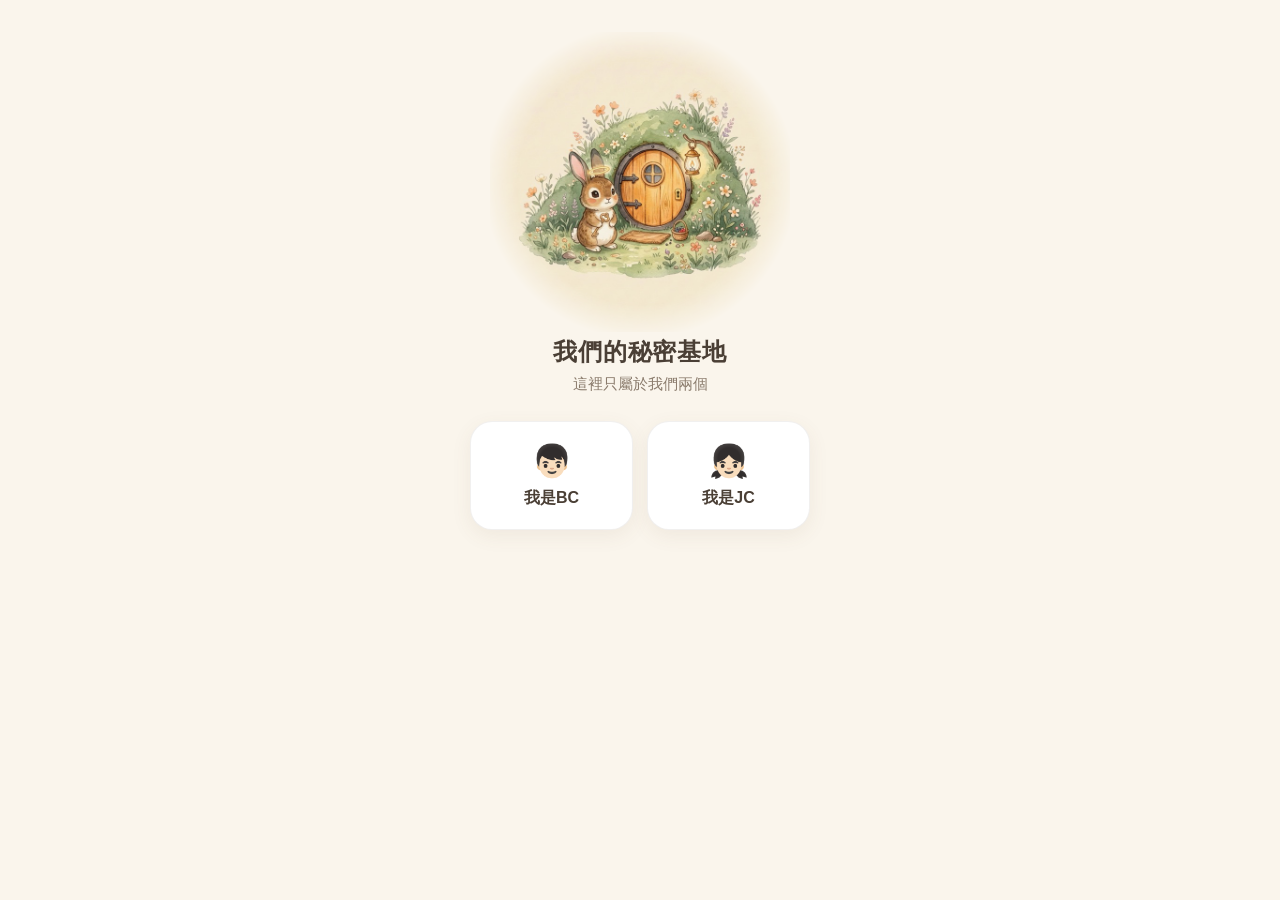
<file: index.html>
<!DOCTYPE html>
<html lang="zh-TW">
<head>
    <meta charset="UTF-8">
    <meta name="viewport" content="width=device-width, initial-scale=1.0, viewport-fit=cover, user-scalable=no">

    <!-- iOS 加到主畫面後以全螢幕 App 開啟 -->
    <meta name="apple-mobile-web-app-capable" content="yes">
    <meta name="mobile-web-app-capable" content="yes">
    <meta name="apple-mobile-web-app-status-bar-style" content="default">
    <meta name="apple-mobile-web-app-title" content="秘密基地">

    <link rel="apple-touch-icon" href="images/IMG_4011-icon-1024.png">
    <link rel="icon" href="images/IMG_4011-icon-1024.png" sizes="1024x1024" type="image/png">
    <link rel="manifest" href="manifest.json">
    <meta name="theme-color" content="#FAF5EC">

    <title>我們的秘密基地</title>
    <link rel="stylesheet" href="css/app.css?v=6">
</head>
<body>

    <!-- ===================== 解鎖畫面 ===================== -->
    <section id="lockScreen" class="lock" hidden>
        <img class="art lock-art" src="images/art/lock-door.jpg" alt="">
        <h1 data-bind="baseName">我們的秘密基地</h1>
        <p class="lock-sub">這裡只屬於我們兩個</p>

        <!-- 第一步：選你是誰 -->
        <div id="whoStep" class="who-list"></div>

        <!-- 第二步：輸入密碼 -->
        <div id="pinStep" class="pin-step" hidden>
            <p class="pin-who">嗨 <b id="pinWhoName"></b>，輸入你的密碼</p>
            <div class="pin-dots" id="pinDots"></div>
            <p class="pin-msg" id="pinMsg"></p>
            <div class="keypad" id="keypad"></div>
        </div>
    </section>

    <!-- ===================== 主畫面 ===================== -->
    <div id="app" hidden>
        <div id="inappToast" class="inapp-toast"></div>
        <main class="app-main">

            <!-- 首頁 -->
            <section class="view" data-view="home">
                <div class="topbar">
                    <div>
                        <p class="greet" id="greet">嗨</p>
                        <h1 class="title" data-bind="baseName">我們的秘密基地</h1>
                    </div>
                    <div style="display:flex; align-items:center; gap:8px;">
                        <button class="chip-btn" id="notifBellBtn" type="button" title="開啟手機推播通知" style="padding:6px 10px; font-size:0.8rem;">🔔 通知</button>
                        <button class="chip-btn" id="switchUserBtn" type="button">換人登入</button>
                    </div>
                </div>

                <div class="hero">
                    <img class="art hero-art" src="images/art/hero-island.jpg" alt="兔兔守護的小屋">
                </div>
                <div class="days">
                    <div class="days-label">我們在一起的第</div>
                    <div class="days-num"><span id="daysNum">0</span> <small style="font-size:1rem">天</small></div>
                    <div class="days-since" id="daysSince"></div>
                </div>

                <button class="card secret-card" type="button" data-go="secret">
                    <div class="card-head">
                        <span class="tag pink">今日秘密</span>
                        <span class="card-meta" id="homeSecretStatus">今日秘密</span>
                    </div>
                    <p class="secret-q" id="homeSecretQ">點此查看今日秘密</p>
                </button>

                <div class="entry-grid">
                    <button class="entry" type="button" data-go="lists" data-list="todo">
                        <span class="entry-icon">💡</span>
                        <span class="entry-name">想一起做的事</span>
                        <span class="entry-desc" id="homeTodoDesc">專屬願望清單</span>
                    </button>
                    <button class="entry" type="button" data-go="shop">
                        <span class="entry-icon">🛒</span>
                        <span class="entry-name">兔兔願望市集</span>
                        <span class="entry-desc" id="homeShopDesc">特權卡券＆甜蜜集點 🐰</span>
                    </button>
                    <a class="entry wide" href="bunny.html">
                        <span class="entry-icon">🌈</span>
                        <span>
                            <span class="entry-name" style="display:block"><span data-bind="bunnyName">兔兔</span>的彩虹小房間</span>
                            <span class="entry-desc">照片、音樂和信箱都在這裡，想牠的時候就來坐坐</span>
                        </span>
                    </a>
                </div>
            </section>

            <!-- 交換秘密（第二階段） -->
            <section class="view" data-view="secret" hidden>
                <div class="topbar">
                    <div>
                        <p class="greet">每天一題，回答後才能看到對方的答案</p>
                        <h1 class="title">交換秘密</h1>
                    </div>
                </div>
                
                <div id="secretLoading" class="soon" hidden>
                    <img class="art" src="images/art/bunny-messenger.jpg" alt="">
                    <h2 style="font-size: 1.1rem; color: var(--ink-soft)">載入中...</h2>
                </div>

                <div id="secretContent" class="secret-container">
                    <div class="secret-header">
                        <div class="secret-date-row">
                            <span class="secret-date" id="secretDate"></span>
                            <span class="secret-badge" id="secretBadge">🌟 今日秘密</span>
                        </div>
                        <h2 class="secret-question" id="secretQ"></h2>
                    </div>
                    
                    <div class="answers-area">
                        <div id="myAnswerSection"></div>
                        <div id="partnerAnswerSection"></div>
                    </div>
                </div>

                <!-- 秘密時光回憶錄 -->
                <div class="history-section">
                    <div class="history-header">
                        <h3 class="history-title">📖 秘密時光回憶錄 <span class="history-count" id="historyCount"></span></h3>
                    </div>
                    <div id="secretHistoryWrap" class="history-wrap">
                        <div id="secretHistoryList" class="history-list"></div>
                    </div>
                </div>
            </section>

            <!-- 清單（第三階段）：盲盒抽卡與約會清單 -->
            <section class="view" data-view="lists" hidden>
                <div class="topbar">
                    <div>
                        <p class="greet">專屬情侶的心動抽卡機</p>
                        <h1 class="title">約會計畫</h1>
                    </div>
                </div>
                
                <div class="list-tabs">
                    <button class="list-tab active" data-list-type="gacha">🃏 心動抽卡</button>
                    <button class="list-tab" data-list-type="matches">📅 約會清單 <span id="matchesTabCount" style="font-size:0.75rem; background:var(--pink); color:#fff; padding:2px 7px; border-radius:10px; margin-left:4px; font-weight:bold;"></span></button>
                </div>
                
                <div id="listLoading" class="soon" hidden>
                    <p style="color: var(--ink-soft); margin-top: 2rem;">載入中...</p>
                </div>

                <div id="listContent" class="list-container">
                    <!-- Gacha View -->
                    <div id="gachaView">
                        <div id="gachaAllDoneBanner" class="gacha-all-done-banner" hidden>
                            🎉 今天的 4 個主題都翻完囉！明天再來抽新驚喜～
                        </div>
                        <div id="categorySelector">
                            <h2 style="font-size:1.1rem; margin-bottom:8px;">今天想翻哪一種牌子？</h2>
                            <p style="font-size:0.9rem; color:var(--ink-soft); margin-bottom:20px;">選一個類別，看看會抽出什麼任務</p>
                            <div style="display:grid; grid-template-columns:1fr 1fr; gap:16px;">
                                <button class="btn secondary" data-cat="daily" style="padding:20px;">🛋️ 日常</button>
                                <button class="btn secondary" data-cat="travel" style="padding:20px;">✈️ 旅行</button>
                                <button class="btn secondary" data-cat="food" style="padding:20px;">🥩 美食</button>
                                <button class="btn secondary" data-cat="crazy" style="padding:20px;">🎢 瘋狂</button>
                            </div>
                        </div>

                        <div id="swipeArea" style="display:none; text-align:center;">
                            <div id="cardDeck" style="background:#FFF; border:1px solid var(--border); border-radius:16px; padding:40px 20px; box-shadow:var(--shadow); margin:20px 0; min-height:180px; display:flex; align-items:center; justify-content:center; font-size:1.1rem; line-height:1.6; font-weight:bold; color:var(--ink);">
                                <!-- Card content -->
                            </div>
                            <div style="display:flex; justify-content:center; gap:20px;">
                                <button id="btnPass" class="btn secondary" style="flex:1;">❌ 先不要</button>
                                <button id="btnLike" class="btn primary" style="flex:1;">❤️ 想一起</button>
                            </div>
                        </div>

                        <div id="swipeDone" style="display:none; text-align:center; padding:40px 0;">
                            <h3 style="margin-bottom:8px;" id="swipeDoneTitle">今天的牌子翻完囉！</h3>
                            <p style="color:var(--ink-soft); font-size:0.9rem; margin-bottom:20px;" id="swipeDoneDesc">換個類別繼續抽，或是去約會清單看看</p>
                            <button class="btn primary" id="btnResetGacha">返回主題選單</button>
                        </div>
                    </div>

                    <!-- Matches View -->
                    <div id="matchesView" hidden>
                        <div id="matchesList" style="display:flex; flex-direction:column; gap:12px;"></div>
                        <div id="matchesEmpty" style="display:none; text-align:center; padding:40px 0; color:var(--ink-soft);">
                            還沒有配對成功的事情喔！<br>快去抽卡看看吧～
                        </div>
                    </div>
                </div>
            </section>

            <!-- 兔兔願望市集（卡券與點數商城） -->
            <section class="view" data-view="shop" hidden>
                <div class="topbar">
                    <div>
                        <h1 class="title">兔兔願望市集</h1>
                    </div>
                    <div style="display:flex; align-items:center; gap:8px;">
                        <div class="shop-coin-pill" id="shopCoinBadge" style="display:flex; align-items:center; gap:6px; background:linear-gradient(135deg, #FFF0F5, #FFE4E1); border:1.5px solid var(--pink); border-radius:20px; padding:5px 12px; font-weight:bold; color:var(--ink); box-shadow:0 2px 8px rgba(255,107,139,0.15);">
                            <span style="font-size:1.05rem;">🐰</span>
                            <span id="shopCoinAmount" style="font-size:1rem; color:var(--pink); font-weight:800;">100</span>
                            <span style="font-size:0.75rem; color:var(--ink-soft);">幣</span>
                        </div>
                        <button type="button" id="topbarRewardBtn" class="shop-topbar-gift-btn" title="犒賞另一半">
                            <span>🎁</span>
                            <span>打賞</span>
                        </button>
                    </div>
                </div>

                <!-- 待履行通知橫幅（若對方出示了卡券，等待我來履行） -->
                <div id="partnerPendingBanner" class="pending-notice-banner" hidden style="background:linear-gradient(135deg, #FFF3CD, #FFEAA7); border:1px solid #FFE082; border-radius:16px; padding:12px 16px; margin-bottom:16px; display:flex; align-items:center; justify-content:space-between; box-shadow:0 2px 8px rgba(0,0,0,0.05);">
                    <div style="display:flex; align-items:center; gap:10px;">
                        <span style="font-size:1.5rem;">💌</span>
                        <div>
                            <strong id="pendingBannerTitle" style="display:block; font-size:0.95rem; color:#856404;">對方出示了特權券！</strong>
                            <span id="pendingBannerDesc" style="font-size:0.8rem; color:#856404;">等待你來確認履行喔 ⏳</span>
                        </div>
                    </div>
                    <button type="button" class="btn primary" id="openPendingModalBtn" style="font-size:0.8rem; padding:6px 12px; border-radius:12px;">查看履約</button>
                </div>

                <!-- 商城分頁切換（單排極簡 iOS 風格） -->
                <div class="list-tabs" style="margin-bottom:14px;">
                    <button class="list-tab active" data-shop-tab="market">🛒 願望市集</button>
                    <button class="list-tab" data-shop-tab="backpack">🎒 我的卡包 <span id="myCouponsCount" style="font-size:0.75rem; background:var(--pink); color:#fff; padding:2px 7px; border-radius:10px; margin-left:4px; font-weight:bold;"></span></button>
                    <button class="list-tab" data-shop-tab="praises">💌 打賞紀錄</button>
                </div>

                <!-- 1. 願望市集內容 -->
                <div id="shopMarketView">
                    <div id="shopCouponsList" class="coupons-grid" style="display:grid; grid-template-columns:1fr; gap:12px;"></div>
                </div>

                <!-- 2. 我的卡包內容 -->
                <div id="shopBackpackView" hidden>
                    <div id="backpackEmpty" class="soon" style="padding:40px 20px; text-align:center; display:none;">
                        <span style="font-size:3rem; display:block; margin-bottom:8px;">🎒</span>
                        <h3 style="font-size:1.05rem; color:var(--ink-soft); margin-bottom:6px;">卡包空空如也</h3>
                        <p style="font-size:0.85rem; color:var(--ink-soft); margin-bottom:14px;">快去市集用兔兔幣兌換你想要的特權券吧！</p>
                        <button type="button" class="btn primary" id="goToMarketBtn" style="font-size:0.85rem; padding:8px 18px; border-radius:20px;">前往市集逛逛</button>
                    </div>
                    <div id="backpackCouponsList" style="display:grid; grid-template-columns:1fr; gap:12px;"></div>
                </div>

                <!-- 3. 打賞紀錄 -->
                <div id="shopPraisesView" hidden>
                    <div id="praisesEmpty" class="soon" style="padding:40px 20px; text-align:center; display:none;">
                        <span style="font-size:2.6rem; display:block; margin-bottom:8px;">💌</span>
                        <h3 style="font-size:0.95rem; color:var(--ink-soft); margin-bottom:4px;">尚無打賞紀錄</h3>
                        <p style="font-size:0.8rem; color:var(--ink-soft);">點擊右上角「🎁 打賞」送給另一半兔兔幣吧！</p>
                    </div>
                    <div id="praisesList" style="display:flex; flex-direction:column; gap:10px;"></div>
                </div>
            </section>
        </main>

        <!-- 彈窗：🎁 犒賞另一半 -->
        <div class="modal-overlay" id="rewardModal">
            <div class="modal-sheet">
                <div class="modal-header">
                    <h3 class="modal-title">🎁 犒賞另一半・甜蜜打賞</h3>
                    <button type="button" class="modal-close" data-modal-close="rewardModal">&times;</button>
                </div>
                <p style="font-size:0.85rem; color:var(--ink-soft); margin-top:0; margin-bottom:14px;">給對方送上滿滿的兔兔幣與誇誇，感謝對方的陪伴與付出 ❤️</p>
                
                <label style="font-size:0.85rem; font-weight:bold; display:block; margin-bottom:8px;">選擇打賞兔兔幣：</label>
                <div style="display:grid; grid-template-columns:repeat(3, 1fr); gap:8px; margin-bottom:14px;" id="rewardAmountGroup">
                    <button type="button" class="btn secondary active-reward" data-amount="10" style="padding:10px 4px; font-size:0.88rem; border-radius:12px; border:1.5px solid var(--pink); background:var(--pink-soft); font-weight:bold;">+10 甜甜</button>
                    <button type="button" class="btn secondary" data-amount="30" style="padding:10px 4px; font-size:0.88rem; border-radius:12px; font-weight:bold;">+30 貼心</button>
                    <button type="button" class="btn secondary" data-amount="50" style="padding:10px 4px; font-size:0.88rem; border-radius:12px; font-weight:bold;">+50 超棒</button>
                </div>

                <label style="font-size:0.85rem; font-weight:bold; display:block; margin-bottom:8px;">附上一句誇誇理由：</label>
                <textarea id="rewardReasonInput" placeholder="例如：今天幫忙洗碗超貼心！辛苦了❤️" rows="3" style="width:100%; border:1.5px solid var(--line); border-radius:14px; padding:12px; font-family:inherit; font-size:0.9rem; margin-bottom:14px; box-sizing:border-box;"></textarea>

                <button type="button" class="btn primary" id="submitRewardBtn" style="width:100%; padding:12px; border-radius:16px; font-weight:bold;">發送誇誇與兔兔幣 ✨</button>
            </div>
        </div>

        <!-- 彈窗：➕ 新增願望券 -->
        <div class="modal-overlay" id="addCouponModal">
            <div class="modal-sheet">
                <div class="modal-header">
                    <h3 class="modal-title">➕ 新增專屬願望券</h3>
                    <button type="button" class="modal-close" data-modal-close="addCouponModal">&times;</button>
                </div>
                <p style="font-size:0.85rem; color:var(--ink-soft); margin-top:0; margin-bottom:14px;">設定你們專屬的特權券上架到市集！</p>

                <label style="font-size:0.85rem; font-weight:bold; display:block; margin-bottom:6px;">選擇圖示：</label>
                <div id="couponIconGroup" style="display:flex; gap:8px; overflow-x:auto; padding-bottom:8px; margin-bottom:12px;">
                    <button type="button" class="btn secondary active-icon" data-icon="🎟️" style="font-size:1.3rem; padding:6px 10px; border-radius:12px; border:1.5px solid var(--pink); background:var(--pink-soft);">🎟️</button>
                    <button type="button" class="btn secondary" data-icon="💆‍♂️" style="font-size:1.3rem; padding:6px 10px; border-radius:12px;">💆‍♂️</button>
                    <button type="button" class="btn secondary" data-icon="🍽️" style="font-size:1.3rem; padding:6px 10px; border-radius:12px;">🍽️</button>
                    <button type="button" class="btn secondary" data-icon="🤫" style="font-size:1.3rem; padding:6px 10px; border-radius:12px;">🤫</button>
                    <button type="button" class="btn secondary" data-icon="🎮" style="font-size:1.3rem; padding:6px 10px; border-radius:12px;">🎮</button>
                    <button type="button" class="btn secondary" data-icon="🛌" style="font-size:1.3rem; padding:6px 10px; border-radius:12px;">🛌</button>
                    <button type="button" class="btn secondary" data-icon="💋" style="font-size:1.3rem; padding:6px 10px; border-radius:12px;">💋</button>
                    <button type="button" class="btn secondary" data-icon="🥤" style="font-size:1.3rem; padding:6px 10px; border-radius:12px;">🥤</button>
                    <button type="button" class="btn secondary" data-icon="🚗" style="font-size:1.3rem; padding:6px 10px; border-radius:12px;">🚗</button>
                    <button type="button" class="btn secondary" data-icon="🍦" style="font-size:1.3rem; padding:6px 10px; border-radius:12px;">🍦</button>
                </div>

                <label style="font-size:0.85rem; font-weight:bold; display:block; margin-bottom:6px;">卡券名稱：</label>
                <input type="text" id="couponTitleInput" placeholder="例如：陪逛街一整天不喊累券" style="width:100%; border:1.5px solid var(--line); border-radius:14px; padding:10px 12px; font-family:inherit; font-size:0.9rem; margin-bottom:12px; box-sizing:border-box;">

                <label style="font-size:0.85rem; font-weight:bold; display:block; margin-bottom:6px;">特權說明：</label>
                <input type="text" id="couponDescInput" placeholder="例如：出示此券對方必須耐心陪逛街且幫忙提袋子" style="width:100%; border:1.5px solid var(--line); border-radius:14px; padding:10px 12px; font-family:inherit; font-size:0.9rem; margin-bottom:12px; box-sizing:border-box;">

                <label style="font-size:0.85rem; font-weight:bold; display:block; margin-bottom:6px;">兌換所需兔兔幣：</label>
                <input type="number" id="couponCostInput" value="30" min="5" max="300" style="width:100%; border:1.5px solid var(--line); border-radius:14px; padding:10px 12px; font-family:inherit; font-size:0.9rem; margin-bottom:16px; box-sizing:border-box;">

                <button type="button" class="btn primary" id="submitAddCouponBtn" style="width:100%; padding:12px; border-radius:16px; font-weight:bold;">上架到願望市集 🛒</button>
            </div>
        </div>

        <!-- 彈窗：待履行特權確認 -->
        <div class="modal-overlay" id="pendingModal">
            <div class="modal-sheet">
                <div class="modal-header">
                    <h3 class="modal-title">💌 履行對方的特權券</h3>
                    <button type="button" class="modal-close" data-modal-close="pendingModal">&times;</button>
                </div>
                <div id="pendingModalContent" style="display:flex; flex-direction:column; gap:12px; margin-bottom:16px;"></div>
            </div>
        </div>

        <!-- 兔兔信差 -->
        <button class="messenger" id="messenger" type="button" aria-label="兔兔信差">
            <img class="art" src="images/art/bunny-messenger.jpg" alt="">
            <span class="messenger-badge" id="messengerBadge" hidden></span>
        </button>
        <div class="bubble" id="bubble"></div>

        <!-- 底部分頁 -->
        <nav class="tabbar">
            <div class="tabbar-inner">
                <button class="tab" type="button" data-tab="home">
                    <svg viewBox="0 0 24 24"><path d="M3 11.5 12 4l9 7.5"/><path d="M5.5 10v9.5h13V10"/><path d="M10 19.5v-5h4v5"/></svg>
                    首頁
                </button>
                <button class="tab" type="button" data-tab="secret">
                    <svg viewBox="0 0 24 24"><rect x="3" y="5.5" width="18" height="13" rx="2.5"/><path d="m3.5 7 8.5 6 8.5-6"/></svg>
                    交換秘密
                    <span class="tab-dot" id="secretTabDot" hidden></span>
                </button>
                <button class="tab" type="button" data-tab="lists">
                    <svg viewBox="0 0 24 24"><path d="M9 6.5h11M9 12h11M9 17.5h11"/><circle cx="4.5" cy="6.5" r="1.2"/><circle cx="4.5" cy="12" r="1.2"/><circle cx="4.5" cy="17.5" r="1.2"/></svg>
                    清單
                </button>
                <a class="tab" href="bunny.html">
                    <svg viewBox="0 0 24 24"><path d="M9 10.5C8 7 7.5 3.5 9 3.5s2 3.5 2 7"/><path d="M15 10.5c1-3.5 1.5-7 0-7s-2 3.5-2 7"/><ellipse cx="12" cy="15" rx="6" ry="5.5"/><circle cx="10" cy="14.5" r=".6" fill="currentColor"/><circle cx="14" cy="14.5" r=".6" fill="currentColor"/></svg>
                    兔兔小屋
                </a>
            </div>
        </nav>
    </div>

    <script src="js/config.js?v=17"></script>
    <script src="js/api.js?v=17"></script>
    <script src="js/ideas.js?v=17"></script>
    <script src="js/app.js?v=17"></script>
    <script src="js/secret.js?v=17"></script>
    <script src="js/lists.js?v=17"></script>
    <script src="js/shop.js?v=17"></script>
    <script src="js/notify.js?v=17"></script>
    <script>
        if ('serviceWorker' in navigator) {
            navigator.serviceWorker.register('service-worker.js').then(reg => {
                reg.update().catch(() => {});
            }).catch(() => {});

            let refreshing = false;
            navigator.serviceWorker.addEventListener('controllerchange', () => {
                if (!refreshing) {
                    refreshing = true;
                    window.location.reload();
                }
            });
        }
    </script>
</body>
</html>
</file>
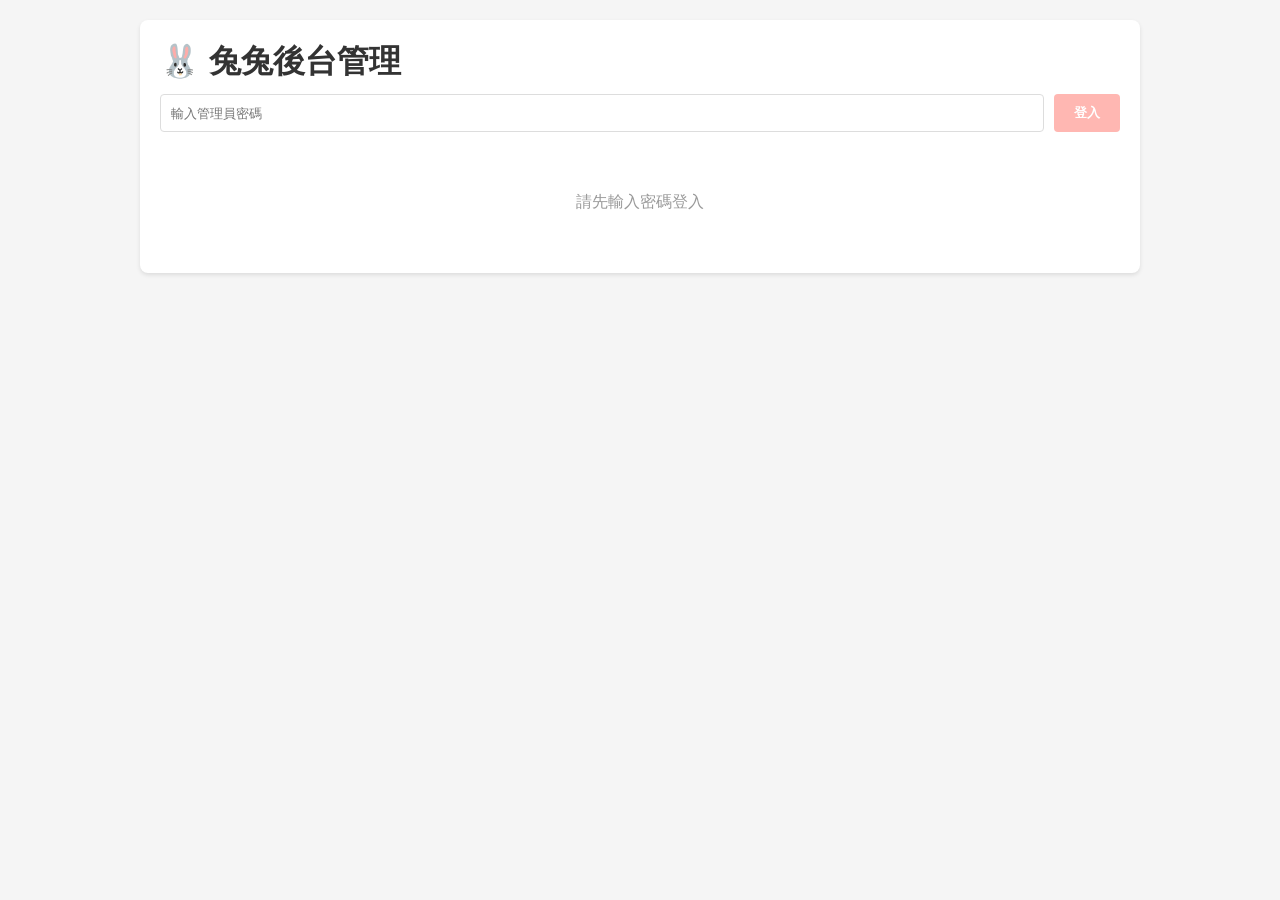
<file: admin.html>
<!DOCTYPE html>
<html lang="zh-TW">
<head>
    <meta charset="UTF-8">
    <meta name="viewport" content="width=device-width, initial-scale=1.0, user-scalable=no">
    
    <!-- PWA 相關設置 -->
    <meta name="apple-mobile-web-app-capable" content="yes">
    <meta name="apple-mobile-web-app-status-bar-style" content="black-translucent">
    <meta name="apple-mobile-web-app-title" content="兔兔後台">
    
    <link rel="apple-touch-icon" href="images/IMG_4011-icon-1024.png">
    <link rel="icon" href="images/IMG_4011-icon-1024.png" sizes="1024x1024" type="image/png">
    <link rel="shortcut icon" href="images/IMG_4011-icon-1024.png">
    
    <link rel="manifest" href="manifest-admin.json">
    <meta name="theme-color" content="#FFB7B2">
    
    <title>兔兔後台管理</title>
    <style>
        * {
            margin: 0;
            padding: 0;
            box-sizing: border-box;
        }

        body {
            font-family: -apple-system, BlinkMacSystemFont, "Segoe UI", Roboto, sans-serif;
            background-color: #f5f5f5;
            padding: 20px;
        }

        .container {
            max-width: 1000px;
            margin: 0 auto;
        }

        .header {
            background: white;
            padding: 20px;
            border-radius: 8px;
            margin-bottom: 20px;
            box-shadow: 0 2px 4px rgba(0,0,0,0.1);
        }

        .header h1 {
            color: #333;
            margin-bottom: 10px;
        }

        .auth-section {
            display: flex;
            gap: 10px;
            margin-bottom: 20px;
        }

        .auth-section input {
            padding: 10px;
            border: 1px solid #ddd;
            border-radius: 4px;
            flex: 1;
        }

        .auth-section button {
            padding: 10px 20px;
            background: #FFB7B2;
            border: none;
            border-radius: 4px;
            cursor: pointer;
            font-weight: bold;
            color: white;
        }

        .auth-section button:hover {
            background: #ffc7c1;
        }

        .messages-list {
            background: white;
            border-radius: 8px;
            box-shadow: 0 2px 4px rgba(0,0,0,0.1);
            overflow: hidden;
        }

        .message-item {
            border-bottom: 1px solid #eee;
            padding: 20px;
            cursor: pointer;
            transition: background 0.2s;
        }

        .message-item:hover {
            background: #f9f9f9;
        }

        .message-item.active {
            background: #fff5f2;
            border-left: 4px solid #FFB7B2;
        }

        .message-header {
            display: flex;
            justify-content: space-between;
            align-items: center;
            margin-bottom: 8px;
        }

        .msg-number {
            font-weight: bold;
            color: #FFB7B2;
            font-size: 1.1rem;
        }

        .msg-time {
            font-size: 0.85rem;
            color: #999;
        }

        .msg-content {
            color: #333;
            line-height: 1.6;
            white-space: pre-wrap;
            word-break: break-word;
        }

        .reply-badge {
            display: inline-block;
            background: #4CAF50;
            color: white;
            padding: 2px 8px;
            border-radius: 12px;
            font-size: 0.8rem;
            margin-left: 10px;
        }

        .reply-section {
            background: white;
            border-radius: 8px;
            padding: 20px;
            margin-top: 20px;
            box-shadow: 0 2px 4px rgba(0,0,0,0.1);
        }

        .reply-section h2 {
            color: #333;
            margin-bottom: 15px;
        }

        .reply-form {
            display: grid;
            gap: 15px;
        }

        .reply-form textarea {
            width: 100%;
            padding: 12px;
            border: 1px solid #ddd;
            border-radius: 4px;
            font-size: 1rem;
            font-family: inherit;
            resize: vertical;
            min-height: 120px;
        }

        .reply-form textarea:focus {
            outline: none;
            border-color: #FFB7B2;
            box-shadow: 0 0 0 2px rgba(255,183,178,0.1);
        }

        .reply-buttons {
            display: flex;
            gap: 10px;
        }

        .reply-buttons button {
            padding: 10px 20px;
            border: none;
            border-radius: 4px;
            cursor: pointer;
            font-weight: bold;
        }

        .submit-reply {
            background: #4CAF50;
            color: white;
            flex: 1;
        }

        .submit-reply:hover {
            background: #45a049;
        }

        .cancel-reply {
            background: #ddd;
            color: #333;
        }

        .cancel-reply:hover {
            background: #ccc;
        }

        .existing-reply {
            background: #f0f0f0;
            padding: 15px;
            border-radius: 4px;
            margin-bottom: 15px;
            border-left: 4px solid #4CAF50;
        }

        .existing-reply p {
            white-space: pre-wrap;
            word-break: break-word;
            color: #333;
            line-height: 1.6;
        }

        .message-empty {
            padding: 40px;
            text-align: center;
            color: #999;
        }

        .notification {
            padding: 15px;
            border-radius: 4px;
            margin-bottom: 20px;
            display: none;
        }

        .notification.show {
            display: block;
        }

        .notification.success {
            background: #d4edda;
            color: #155724;
            border: 1px solid #c3e6cb;
        }

        .notification.error {
            background: #f8d7da;
            color: #721c24;
            border: 1px solid #f5c6cb;
        }

        .login-required {
            text-align: center;
            padding: 40px;
            color: #999;
        }

        .password-section {
            background: white;
            border-radius: 8px;
            padding: 16px;
            margin-bottom: 20px;
            box-shadow: 0 2px 4px rgba(0,0,0,0.1);
        }

        .password-section h3 {
            margin-bottom: 10px;
            color: #333;
            font-size: 1rem;
        }

        .password-form {
            display: grid;
            grid-template-columns: 1fr 1fr 1fr auto;
            gap: 10px;
            align-items: center;
        }

        .password-form input {
            padding: 10px;
            border: 1px solid #ddd;
            border-radius: 4px;
        }

        .password-form button {
            padding: 10px 14px;
            background: #333;
            color: white;
            border: none;
            border-radius: 4px;
            cursor: pointer;
            font-weight: 600;
        }

        .password-form button:hover {
            background: #555;
        }

        .search-section {
            background: white;
            border-radius: 8px;
            padding: 16px;
            margin-bottom: 16px;
            box-shadow: 0 2px 4px rgba(0,0,0,0.1);
            display: grid;
            gap: 10px;
        }

        .search-row {
            display: flex;
            gap: 10px;
            align-items: center;
        }

        .search-row input {
            flex: 1;
            padding: 10px;
            border: 1px solid #ddd;
            border-radius: 4px;
        }

        .search-row button {
            padding: 10px 14px;
            background: #B5E2FA;
            color: #4A3E3E;
            border: none;
            border-radius: 4px;
            cursor: pointer;
            font-weight: 600;
        }

        .search-hint {
            color: #777;
            font-size: 0.88rem;
        }

        .settings-icon-btn {
            padding: 8px 12px;
            background: #f0f0f0;
            border: 1px solid #ddd;
            border-radius: 4px;
            cursor: pointer;
            font-size: 1.2rem;
            transition: background 0.2s;
        }

        .settings-icon-btn:hover {
            background: #e0e0e0;
        }

        .modal-overlay {
            display: none;
            position: fixed;
            top: 0;
            left: 0;
            width: 100%;
            height: 100%;
            background: rgba(0, 0, 0, 0.5);
            z-index: 999;
            justify-content: center;
            align-items: center;
        }

        .modal-overlay.show {
            display: flex;
        }

        .modal-content {
            background: white;
            border-radius: 8px;
            padding: 30px;
            max-width: 400px;
            width: 90%;
            box-shadow: 0 4px 20px rgba(0, 0, 0, 0.15);
        }

        .modal-header {
            display: flex;
            justify-content: space-between;
            align-items: center;
            margin-bottom: 20px;
        }

        .modal-header h2 {
            color: #333;
            margin: 0;
            font-size: 1.2rem;
        }

        .modal-close-btn {
            background: none;
            border: none;
            font-size: 1.5rem;
            cursor: pointer;
            color: #999;
            padding: 0;
            width: 30px;
            height: 30px;
            display: flex;
            align-items: center;
            justify-content: center;
        }

        .modal-close-btn:hover {
            color: #333;
        }

        @media (max-width: 900px) {
            .password-form {
                grid-template-columns: 1fr;
            }
        }
    </style>
</head>
<body>
    <div class="container">
        <div class="header">
            <h1>🐰 兔兔後台管理</h1>
            <div class="auth-section" id="authSection">
                <input type="password" id="adminPassword" placeholder="輸入管理員密碼" />
                <button onclick="authenticate()">登入</button>
            </div>
            <div id="loginRequired" class="login-required">
                請先輸入密碼登入
            </div>
        </div>

        <div id="notification" class="notification"></div>

        <div id="adminPanel" style="display: none;">
            <div class="search-section">
                <div class="search-row">
                    <input type="text" id="messageSearchInput" placeholder="輸入關鍵字快速查找留言..." />
                    <button type="button" onclick="triggerSearch()">搜尋</button>
                    <button type="button" onclick="clearSearch()">清除</button>
                    <button type="button" class="settings-icon-btn" onclick="openPasswordModal()" title="變更管理員密碼">⚙️</button>
                </div>
                <div class="search-hint">預設載入最新 200 則；輸入關鍵字會切換成後端快速搜尋。</div>
            </div>

            <div style="display: grid; grid-template-columns: 1fr 1fr; gap: 20px;">
                <div>
                    <h2 style="margin-bottom: 15px; color: #333;">所有留言</h2>
                    <div class="messages-list" id="messagesList">
                        <div class="message-empty">載入中...</div>
                    </div>
                </div>

                <div>
                    <div id="replyPanel" style="display: none;">
                        <div class="reply-section">
                            <h2>回覆留言</h2>
                            <div id="selectedMessage" class="msg-content" style="background: #f9f9f9; padding: 15px; border-radius: 4px; margin-bottom: 15px; display: none;"></div>
                            <div id="existingReplyContainer"></div>
                            <form class="reply-form" onsubmit="submitReply(event)">
                                <textarea id="replyText" placeholder="寫兔兔的回信..."></textarea>
                                <div class="reply-buttons">
                                    <button type="submit" class="submit-reply">送出回信</button>
                                    <button type="button" class="cancel-reply" onclick="closeReplyPanel()">取消</button>
                                </div>
                            </form>
                        </div>
                    </div>

                    <div id="noSelection" style="background: white; border-radius: 8px; padding: 40px; text-align: center; color: #999; box-shadow: 0 2px 4px rgba(0,0,0,0.1);">
                        請點選一則留言進行回覆
                    </div>
                </div>
            </div>
        </div>
    </div>

    <div id="passwordModal" class="modal-overlay">
        <div class="modal-content">
            <div class="modal-header">
                <h2>🔐 變更管理員密碼</h2>
                <button type="button" class="modal-close-btn" onclick="closePasswordModal()">✕</button>
            </div>
            <form class="password-form" onsubmit="changeAdminPassword(event)">
                <input type="password" id="oldPassword" placeholder="目前密碼" required />
                <input type="password" id="newPassword" placeholder="新密碼（至少4碼）" required minlength="4" />
                <input type="password" id="confirmPassword" placeholder="確認新密碼" required minlength="4" />
                <div style="grid-column: 1 / -1; display: flex; gap: 10px;">
                    <button type="submit" class="submit-reply" style="flex: 1;">更新密碼</button>
                    <button type="button" class="cancel-reply" onclick="closePasswordModal()">取消</button>
                </div>
            </form>
        </div>
    </div>

    <script>
        const API_URL = localStorage.getItem('tutu_message_api_url') || 'https://script.google.com/macros/s/AKfycbz6EjuzhjP06-f30c2rkZpLY5JWGf0A4c7ma05EHcntdhvnJ5YaI0I5XTe-aGT2gkDB/exec';
        let adminPassword = '';
        let currentMessage = null;
        let allMessages = [];
        let searchDebounceTimer;

        function showNotification(message, type) {
            const notif = document.getElementById('notification');
            notif.textContent = message;
            notif.className = `notification show ${type}`;
            setTimeout(() => {
                notif.classList.remove('show');
            }, 3000);
        }

        function openPasswordModal() {
            document.getElementById('passwordModal').classList.add('show');
        }

        function closePasswordModal() {
            document.getElementById('passwordModal').classList.remove('show');
            document.getElementById('oldPassword').value = '';
            document.getElementById('newPassword').value = '';
            document.getElementById('confirmPassword').value = '';
        }

        async function authenticate() {
            const password = document.getElementById('adminPassword').value;
            if (!password) {
                showNotification('請輸入密碼', 'error');
                return;
            }

            adminPassword = password;
            document.getElementById('authSection').style.display = 'none';
            document.getElementById('loginRequired').style.display = 'none';
            document.getElementById('adminPanel').style.display = 'block';

            await loadMessages('');
        }

        async function changeAdminPassword(event) {
            event.preventDefault();

            const oldPassword = document.getElementById('oldPassword').value.trim();
            const newPassword = document.getElementById('newPassword').value.trim();
            const confirmPassword = document.getElementById('confirmPassword').value.trim();

            if (!oldPassword || !newPassword || !confirmPassword) {
                showNotification('請完整填寫密碼欄位', 'error');
                return;
            }

            if (newPassword.length < 4) {
                showNotification('新密碼至少 4 碼', 'error');
                return;
            }

            if (newPassword !== confirmPassword) {
                showNotification('新密碼與確認密碼不一致', 'error');
                return;
            }

            try {
                const query = new URLSearchParams({
                    action: 'admin_change_password',
                    adminPassword: oldPassword,
                    newPassword
                });
                const response = await fetch(`${API_URL}?${query.toString()}`);

                const data = await response.json();
                if (!data.ok) {
                    if (data.error === 'unauthorized') {
                        showNotification('密碼更新失敗：目前密碼錯誤', 'error');
                    } else if (data.error === 'new-password-too-short') {
                        showNotification('密碼更新失敗：新密碼至少 4 碼', 'error');
                    } else if (data.error === 'message-required') {
                        showNotification('密碼更新失敗：後端尚未更新，請先重新部署 Apps Script', 'error');
                    } else {
                        showNotification('密碼更新失敗：' + (data.error || '未知錯誤'), 'error');
                    }
                    return;
                }

                adminPassword = newPassword;
                sessionStorage.setItem('adminPassword', newPassword);
                showNotification('管理員密碼已更新', 'success');
                closePasswordModal();
            } catch (err) {
                showNotification('密碼更新失敗: ' + err.message, 'error');
            }
        }

        async function loadMessages(keyword) {
            const text = (keyword || '').trim();
            try {
                const query = new URLSearchParams({
                    action: text ? 'admin_search' : 'admin_list',
                    adminPassword,
                    limit: text ? '100' : '200'
                });
                if (text) {
                    query.set('keyword', text);
                }

                const response = await fetch(`${API_URL}?${query.toString()}`);
                const data = await response.json();

                if (!data.ok) {
                    showNotification('密碼錯誤', 'error');
                    document.getElementById('authSection').style.display = 'flex';
                    document.getElementById('loginRequired').style.display = 'block';
                    document.getElementById('adminPanel').style.display = 'none';
                    adminPassword = '';
                    return;
                }

                allMessages = data.messages;
                renderMessagesList();
            } catch (err) {
                showNotification('載入失敗: ' + err.message, 'error');
            }
        }

        function triggerSearch() {
            const keyword = document.getElementById('messageSearchInput').value;
            loadMessages(keyword);
        }

        function clearSearch() {
            document.getElementById('messageSearchInput').value = '';
            loadMessages('');
        }

        function renderMessagesList() {
            const messagesList = document.getElementById('messagesList');
            
            if (allMessages.length === 0) {
                messagesList.innerHTML = '<div class="message-empty">暫無留言</div>';
                return;
            }

            messagesList.innerHTML = allMessages.map(msg => `
                <div class="message-item" onclick="selectMessage(${msg.msgNumber}, this)">
                    <div class="message-header">
                        <span class="msg-number">留言</span>
                        <span class="msg-time">${new Date(msg.timestamp).toLocaleString('zh-TW')}</span>
                        ${msg.hasReply ? '<span class="reply-badge">已回覆</span>' : ''}
                    </div>
                    <div class="msg-content">${escapeHtml(msg.message)}</div>
                </div>
            `).join('');
        }

        function selectMessage(msgNumber, element) {
            const msg = allMessages.find(m => m.msgNumber === msgNumber);
            if (!msg) return;

            currentMessage = msg;

            // 更新列表高亮
            document.querySelectorAll('.message-item').forEach(el => {
                el.classList.remove('active');
            });
            if (element) {
                element.classList.add('active');
            }

            // 顯示回覆面板
            document.getElementById('noSelection').style.display = 'none';
            document.getElementById('replyPanel').style.display = 'block';

            // 填充內容
            document.getElementById('selectedMessage').textContent = msg.message;
            document.getElementById('selectedMessage').style.display = 'block';
            document.getElementById('replyText').value = '';

            // 顯示現有回覆
            const existingContainer = document.getElementById('existingReplyContainer');
            if (msg.hasReply && msg.reply) {
                existingContainer.innerHTML = `
                    <div class="existing-reply">
                        <strong>已有回信:</strong>
                        <p>${escapeHtml(msg.reply)}</p>
                    </div>
                `;
            } else {
                existingContainer.innerHTML = '';
            }
        }

        function closeReplyPanel() {
            currentMessage = null;
            document.getElementById('replyPanel').style.display = 'none';
            document.getElementById('noSelection').style.display = 'block';
            document.querySelectorAll('.message-item').forEach(el => {
                el.classList.remove('active');
            });
        }

        async function submitReply(event) {
            event.preventDefault();

            if (!currentMessage) {
                showNotification('請選擇一則留言', 'error');
                return;
            }

            const replyText = document.getElementById('replyText').value.trim();
            if (!replyText) {
                showNotification('請輸入回信內容', 'error');
                return;
            }

            try {
                const query = new URLSearchParams({
                    action: 'admin_reply',
                    adminPassword,
                    msgId: currentMessage.msgId,
                    reply: replyText
                });
                const response = await fetch(`${API_URL}?${query.toString()}`);

                const data = await response.json();
                if (data.ok) {
                    showNotification('回信已送出！', 'success');
                    await loadMessages();
                    closeReplyPanel();
                } else {
                    showNotification('回信失敗: ' + data.error, 'error');
                }
            } catch (err) {
                showNotification('送出失敗: ' + err.message, 'error');
            }
        }

        function escapeHtml(text) {
            const div = document.createElement('div');
            div.textContent = text;
            return div.innerHTML;
        }

        // 頁面載入時檢查是否已登入
        window.addEventListener('load', () => {
            const savedPassword = sessionStorage.getItem('adminPassword');
            const searchInput = document.getElementById('messageSearchInput');
            if (searchInput) {
                searchInput.addEventListener('input', () => {
                    clearTimeout(searchDebounceTimer);
                    searchDebounceTimer = setTimeout(() => {
                        triggerSearch();
                    }, 250);
                });
            }

            if (savedPassword) {
                adminPassword = savedPassword;
                document.getElementById('authSection').style.display = 'none';
                document.getElementById('loginRequired').style.display = 'none';
                document.getElementById('adminPanel').style.display = 'block';
                loadMessages('');
            }
        });

        // 登入時保存密碼到 sessionStorage
        authenticate = async function() {
            const password = document.getElementById('adminPassword').value;
            if (!password) {
                showNotification('請輸入密碼', 'error');
                return;
            }

            adminPassword = password;
            sessionStorage.setItem('adminPassword', password);
            
            document.getElementById('authSection').style.display = 'none';
            document.getElementById('loginRequired').style.display = 'none';
            document.getElementById('adminPanel').style.display = 'block';

            await loadMessages('');
        };

        // 註冊 Service Worker
        if ('serviceWorker' in navigator) {
            navigator.serviceWorker.register('service-worker.js').then(reg => {
                console.log('Service Worker 已註冊:', reg);
            }).catch(err => {
                console.log('Service Worker 註冊失敗:', err);
            });
        }
    </script>
</body>
</html>
</file>
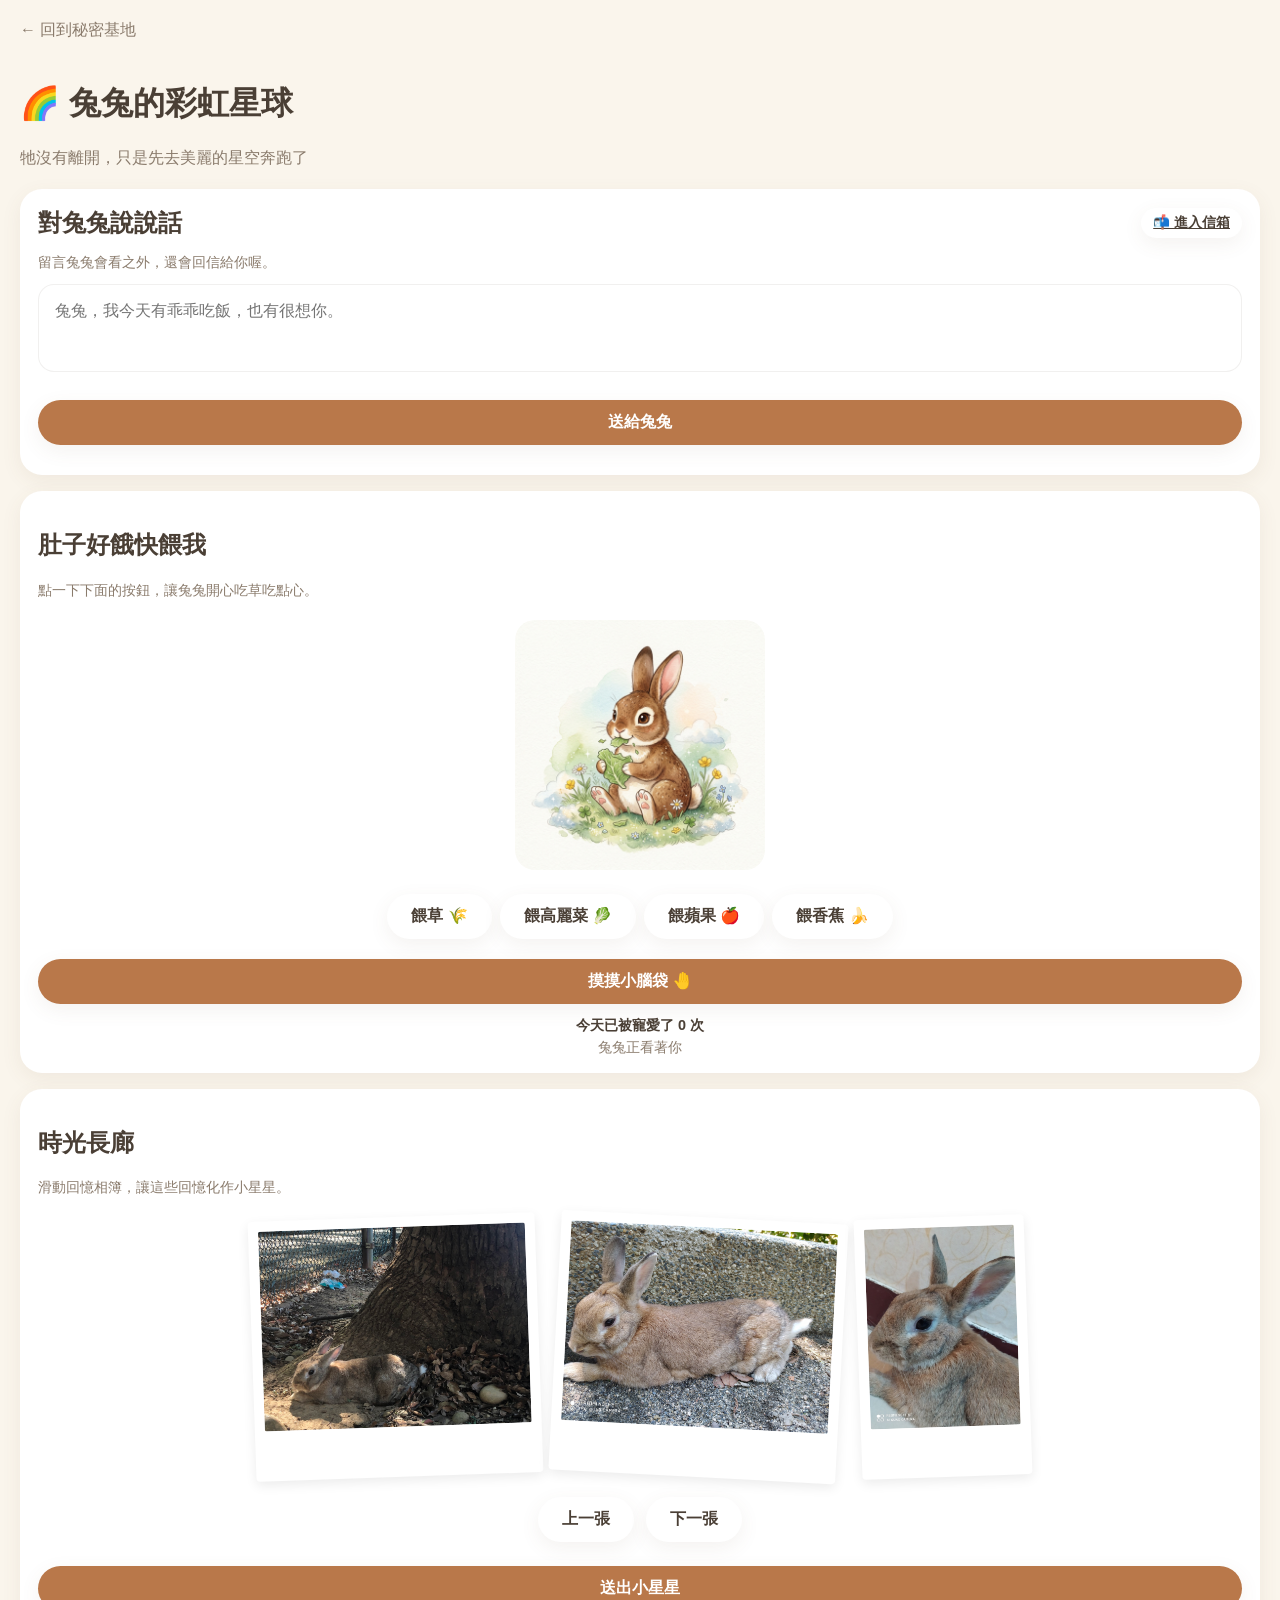
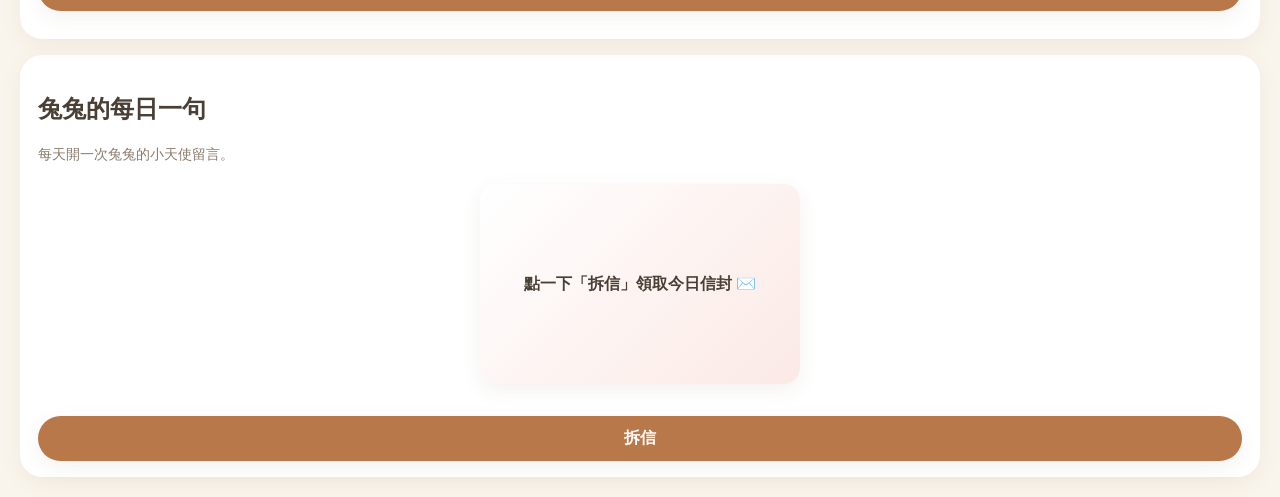
<file: bunny.html>
<!DOCTYPE html>
<html lang="zh-TW">
<head>
  <meta charset="UTF-8">
  <meta name="viewport" content="width=device-width, initial-scale=1.0, user-scalable=no, viewport-fit=cover">
  <meta name="apple-mobile-web-app-capable" content="yes">
  <meta name="apple-mobile-web-app-status-bar-style" content="black-translucent">
  <link rel="apple-touch-icon" href="images/IMG_4011-icon-1024.png">
  <link rel="icon" href="images/IMG_4011-icon-1024.png">
  <title>兔兔的彩虹星球</title>
  <link rel="stylesheet" href="css/app.css?v=2">
  <style>
    /* 這裡只保留一點點 layout padding，其餘都在 app.css */
    body {
      padding: 20px;
      padding-top: max(20px, env(safe-area-inset-top));
    }
    .back-nav {
      margin-bottom: 20px;
      display: inline-block;
      text-decoration: none;
      color: var(--ink-soft);
      font-weight: 500;
    }
  </style>
</head>
<body>

  <a href="index.html" class="back-nav">← 回到秘密基地</a>

  <div class="content">
    <div class="hero-banner" style="margin-bottom:20px;">
      <h1>🌈 兔兔的彩虹星球</h1>
      <p style="color:var(--ink-soft);">牠沒有離開，只是先去美麗的星空奔跑了</p>
    </div>

    <!-- 寫信區 -->
    <div class="card">
      <div style="display:flex; justify-content:space-between; align-items:center; margin-bottom:12px;">
        <h2 style="margin:0;">對兔兔說說話</h2>
        <a href="mailbox.html" class="btn secondary" style="font-size:0.85rem; padding:6px 12px;">📬 進入信箱 <span id="mailboxBadge" style="display:none; background:var(--error); color:#fff; border-radius:10px; padding:2px 6px; font-size:0.7rem; margin-left:4px;">0</span></a>
      </div>
      <p style="color:var(--ink-soft); font-size:0.9rem; margin-bottom:12px;">留言兔兔會看之外，還會回信給你喔。</p>
      <textarea id="bunnyMessageInput" class="input-field" placeholder="兔兔，我今天有乖乖吃飯，也有很想你。" rows="3" style="margin-bottom:12px;"></textarea>
      <button id="bunnySendBtn" class="btn primary">送給兔兔</button>
      <p id="bunnySendStatus" style="font-size:0.85rem; color:var(--ink-soft); margin-top:8px;"></p>
    </div>

    <!-- 餵食互動區 -->
    <div class="card">
      <h2>肚子好餓快餵我</h2>
      <p style="color:var(--ink-soft); font-size:0.9rem;">點一下下面的按鈕，讓兔兔開心吃草吃點心。</p>
      
      <div class="bunny-scene">
        <div id="feedMessage" class="soon" style="position:absolute; top:-20px; left:50%; transform:translateX(-50%); background:#fff; padding:8px 12px; border-radius:12px; box-shadow:var(--shadow); z-index:10; font-size:0.9rem; transition:opacity 0.3s;" hidden>兔兔正躺著等你！</div>
        <img src="images/art/feed-bunny.jpg" alt="兔兔" id="rabbit" style="border-radius:20px;">
      </div>
      
      <div style="display:flex; flex-wrap:wrap; gap:8px; justify-content:center; margin-bottom:12px;">
        <button class="btn secondary" data-feed="hay">餵草 🌾</button>
        <button class="btn secondary" data-feed="cabbage">餵高麗菜 🥬</button>
        <button class="btn secondary" data-feed="apple">餵蘋果 🍎</button>
        <button class="btn secondary" data-feed="banana">餵香蕉 🍌</button>
        <button class="btn primary" data-feed="pet">摸摸小腦袋 🤚</button>
      </div>
      
      <div id="feedCounter" style="text-align:center; font-weight:bold; color:var(--ink); font-size:0.9rem;">今天已被寵愛了 0 次</div>
      <div id="bunnyMood" style="text-align:center; color:var(--ink-soft); font-size:0.85rem; margin-top:4px;">兔兔正看著你</div>
    </div>

    <!-- 相簿區 -->
    <div class="card" style="position:relative; overflow:hidden;">
      <h2>時光長廊</h2>
      <p style="color:var(--ink-soft); font-size:0.9rem;">滑動回憶相簿，讓這些回憶化作小星星。</p>
      
      <div id="galleryTrack" style="display:flex; justify-content:center; gap:16px; margin:20px 0; min-height:260px;">
        <!-- JS rendered -->
      </div>
      
      <div id="starOverlay" class="star-overlay"></div>
      
      <div class="gallery-controls">
        <button id="btnPrevMemory" class="btn secondary">上一張</button>
        <button id="btnNextMemory" class="btn secondary">下一張</button>
        <button id="btnSubmitMemory" class="btn primary">送出小星星</button>
      </div>
      <div id="memoryMessage" style="text-align:center; margin-top:12px; color:var(--ink-soft); font-size:0.9rem;"></div>
    </div>

    <!-- 每日信封 -->
    <div class="card">
      <h2>兔兔的每日一句</h2>
      <p style="color:var(--ink-soft); font-size:0.9rem;">每天開一次兔兔的小天使留言。</p>
      
      <div class="letter-card-scene">
        <div id="letterCard" class="letter-card">
          <div class="letter-face letter-front">點一下「拆信」領取今日信封 ✉️</div>
          <div class="letter-face letter-back" id="letterBackText"></div>
        </div>
      </div>
      <div style="text-align:center;">
        <button id="btnOpenLetter" class="btn primary">拆信</button>
      </div>
    </div>
  </div>

  <div id="memoryToast" class="memory-toast"></div>

  <!-- Scripts -->
  <script src="js/config.js?v=2"></script>
  <script src="js/api.js?v=2"></script>
  <script src="js/bunny.js?v=2"></script>
  <script>
    if ('serviceWorker' in navigator) {
      navigator.serviceWorker.register('service-worker.js').then(reg => {
        reg.update().catch(() => {});
      }).catch(() => {});

      let refreshing = false;
      navigator.serviceWorker.addEventListener('controllerchange', () => {
        if (!refreshing) {
          refreshing = true;
          window.location.reload();
        }
      });
    }
  </script>
</body>
</html>
</file>
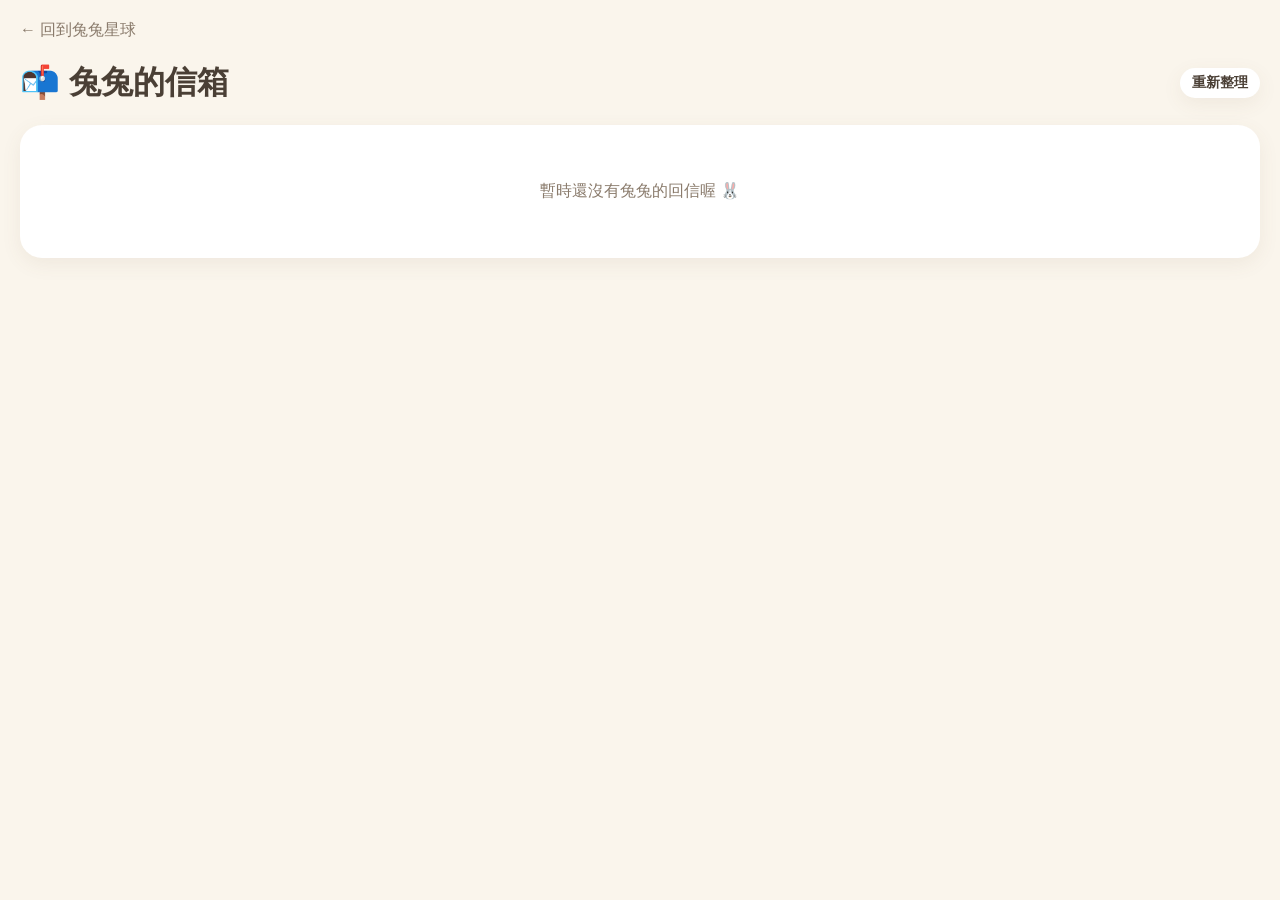
<file: mailbox.html>
<!DOCTYPE html>
<html lang="zh-TW">
<head>
  <meta charset="UTF-8">
  <meta name="viewport" content="width=device-width, initial-scale=1.0, user-scalable=no, viewport-fit=cover">
  <meta name="apple-mobile-web-app-capable" content="yes">
  <meta name="apple-mobile-web-app-status-bar-style" content="black-translucent">
  <link rel="apple-touch-icon" href="images/IMG_4011-icon-1024.png">
  <link rel="icon" href="images/IMG_4011-icon-1024.png">
  <title>兔兔的信箱</title>
  <link rel="stylesheet" href="css/app.css?v=2">
  <style>
    body {
      padding: 20px;
      padding-top: max(20px, env(safe-area-inset-top));
    }
    .back-nav {
      margin-bottom: 20px;
      display: inline-block;
      text-decoration: none;
      color: var(--ink-soft);
      font-weight: 500;
    }
    .mail-item {
      background: #FFF;
      border-radius: 16px;
      padding: 16px;
      margin-bottom: 12px;
      border: 1px solid var(--border);
      box-shadow: 0 4px 12px rgba(0,0,0,0.04);
    }
    .mail-item.unread {
      border-color: var(--pink);
      box-shadow: 0 4px 12px rgba(228, 151, 142, 0.2);
    }
    .mail-item h3 {
      margin: 0 0 8px 0;
      display: flex;
      justify-content: space-between;
      font-size: 1.1rem;
    }
    .mail-item .time {
      font-size: 0.8rem;
      color: var(--ink-soft);
      margin-bottom: 8px;
    }
    .user-msg {
      background: var(--bg);
      padding: 8px 12px;
      border-radius: 8px;
      font-size: 0.9rem;
      color: var(--ink-soft);
      margin-bottom: 12px;
      border-left: 3px solid var(--pink-soft);
    }
    .reply-text {
      line-height: 1.6;
      color: var(--ink);
    }
    .mailbox-intro {
      position: fixed; inset: 0; z-index: 99;
      background: var(--bg);
      display: flex; align-items: center; justify-content: center;
      transition: opacity 0.4s;
    }
    .mailbox-intro.hide { opacity: 0; pointer-events: none; }
    .envelope {
      width: 120px; height: 80px;
      background: var(--card); border: 2px solid var(--border);
      border-radius: 8px; position: relative;
      animation: float 1s infinite alternate;
    }
    @keyframes float { from {transform: translateY(0);} to {transform: translateY(-10px);} }
  </style>
</head>
<body>

  <div id="mailboxIntro" class="mailbox-intro">
    <div class="envelope"></div>
  </div>

  <a href="bunny.html" class="back-nav">← 回到兔兔星球</a>

  <div class="content">
    <div style="display:flex; justify-content:space-between; align-items:center; margin-bottom:20px;">
      <h1 style="margin:0;">📬 兔兔的信箱</h1>
      <button class="btn secondary" onclick="loadInbox(true)" style="padding:6px 12px; font-size:0.85rem;">重新整理</button>
    </div>
    
    <div id="notification" style="padding:10px; border-radius:8px; margin-bottom:16px; background:var(--pink-soft); display:none; text-align:center; font-size:0.9rem;"></div>

    <div id="mailList"></div>

    <div id="emptyState" class="card" style="text-align:center; display:none; padding:40px 20px;">
      <p style="color:var(--ink-soft);">暫時還沒有兔兔的回信喔 🐰</p>
    </div>
  </div>

  <script src="js/config.js?v=2"></script>
  <script>
    const API_URL = window.BASE_CONFIG.api;
    
    function showNotif(msg) {
      const el = document.getElementById('notification');
      el.textContent = msg; el.style.display = 'block';
      setTimeout(() => el.style.display = 'none', 3000);
    }
    
    async function loadInbox(showToast) {
      try {
        const query = new URLSearchParams({ action: 'get_public_replies', t: Date.now() });
        const res = await fetch(`${API_URL}?${query}`);
        const data = await res.json();
        
        if (!data.ok) throw new Error();
        
        const replies = Array.isArray(data.replies) ? data.replies : [];
        if (!replies.length) {
          document.getElementById('emptyState').style.display = 'block';
          document.getElementById('mailList').innerHTML = '';
          return;
        }
        
        document.getElementById('emptyState').style.display = 'none';
        
        let readIds = JSON.parse(localStorage.getItem('tutu_read_reply_ids') || '[]');
        
        document.getElementById('mailList').innerHTML = replies.map(r => {
          const key = r.replyReadKey || r.replyId;
          const isUnread = !readIds.includes(key);
          if (isUnread && key) readIds.push(key);
          return `
            <div class="mail-item ${isUnread ? 'unread' : ''}">
              <h3>✉️ 兔兔回信了 ${isUnread ? '<span style="background:var(--error); color:#fff; font-size:0.7rem; padding:2px 6px; border-radius:10px;">新信件</span>' : ''}</h3>
              <div class="time">${new Date(r.repliedAt || Date.now()).toLocaleString()}</div>
              ${r.userMessage ? `<div class="user-msg">${r.userMessage}</div>` : ''}
              <div class="reply-text">${r.reply}</div>
            </div>
          `;
        }).join('');
        
        localStorage.setItem('tutu_read_reply_ids', JSON.stringify(readIds.slice(-500)));
        if (showToast) showNotif('信箱已更新');
      } catch (err) {
        if (showToast) showNotif('讀取失敗或處於試玩模式');
        document.getElementById('emptyState').style.display = 'block';
      }
    }
    
    window.addEventListener('load', () => {
      setTimeout(() => {
        document.getElementById('mailboxIntro').classList.add('hide');
        loadInbox(false);
      }, 1000);
    });

    if ('serviceWorker' in navigator) {
      navigator.serviceWorker.register('service-worker.js').then(reg => {
        reg.update().catch(() => {});
      }).catch(() => {});

      let refreshing = false;
      navigator.serviceWorker.addEventListener('controllerchange', () => {
        if (!refreshing) {
          refreshing = true;
          window.location.reload();
        }
      });
    }
  </script>
</body>
</html>
</file>
<file: css/app.css>
/* ============================================================
   秘密基地樣式
   A 的乾淨排版 + B 的水彩插圖
   ============================================================ */
:root {
  --bg: #FAF5EC;
  --card: #FFFFFF;
  --ink: #4A3F35;
  --ink-soft: #8A7B6C;
  --accent: #B9784A;        /* 兔兔的栗子色 */
  --accent-soft: #F4E6D6;
  --sage: #8FAA7C;
  --sage-soft: #E8F0E0;
  --pink: #E9A9A0;
  --pink-soft: #FBE9E5;
  --line: rgba(74, 63, 53, 0.08);
  --shadow: 0 6px 20px rgba(110, 84, 58, 0.08);
  --radius: 22px;
  --tabbar-h: 64px;
  --safe-top: env(safe-area-inset-top, 0px);
  --safe-bottom: env(safe-area-inset-bottom, 0px);
}

* { box-sizing: border-box; }

html, body {
  margin: 0;
  background: var(--bg);
  color: var(--ink);
  font-family: -apple-system, BlinkMacSystemFont, "PingFang TC", "Noto Sans TC", "Helvetica Neue", sans-serif;
  -webkit-font-smoothing: antialiased;
  -webkit-tap-highlight-color: transparent;
}

body { min-height: 100vh; min-height: 100dvh; }

button { font: inherit; color: inherit; cursor: pointer; }

[hidden] { display: none !important; }

/* 插圖：邊緣淡出、和米色背景融在一起 */
.art {
  display: block;
  mix-blend-mode: multiply;
  -webkit-mask-image: radial-gradient(ellipse at center, #000 58%, transparent 74%);
          mask-image: radial-gradient(ellipse at center, #000 58%, transparent 74%);
  user-select: none;
  -webkit-user-drag: none;
  pointer-events: none;
}

/* ============================================================
   解鎖畫面
   ============================================================ */
.lock {
  min-height: 100vh;
  min-height: 100dvh;
  display: flex;
  flex-direction: column;
  align-items: center;
  padding: calc(var(--safe-top) + 24px) 24px calc(var(--safe-bottom) + 24px);
  text-align: center;
}

.lock-art {
  width: min(78vw, 300px);
  aspect-ratio: 1;
  margin-top: 8px;
}

.lock h1 {
  margin: 4px 0 6px;
  font-size: 1.5rem;
  letter-spacing: 0.04em;
}

.lock-sub {
  margin: 0 0 26px;
  color: var(--ink-soft);
  font-size: 0.95rem;
}

.who-list {
  display: grid;
  grid-template-columns: 1fr 1fr;
  gap: 14px;
  width: 100%;
  max-width: 340px;
}

.who-btn {
  background: var(--card);
  border: 1.5px solid var(--line);
  border-radius: var(--radius);
  padding: 20px 12px;
  box-shadow: var(--shadow);
  display: flex;
  flex-direction: column;
  align-items: center;
  gap: 8px;
  transition: transform .15s ease, border-color .15s ease;
}
.who-btn:active { transform: scale(.97); border-color: var(--accent); }
.who-emoji { font-size: 2rem; }
.who-name { font-weight: 600; }

.pin-step { width: 100%; max-width: 320px; }

.pin-who {
  margin: 0 0 14px;
  color: var(--ink-soft);
}
.pin-who b { color: var(--ink); }

.pin-dots {
  display: flex;
  justify-content: center;
  gap: 14px;
  margin-bottom: 10px;
}
.pin-dot {
  width: 14px;
  height: 14px;
  border-radius: 50%;
  border: 1.5px solid var(--accent);
  transition: background .15s ease;
}
.pin-dot.filled { background: var(--accent); }
.pin-dots.shake { animation: shake .4s ease; }
@keyframes shake {
  20%, 60% { transform: translateX(-8px); }
  40%, 80% { transform: translateX(8px); }
}

.pin-msg {
  min-height: 1.4em;
  margin: 0 0 12px;
  font-size: .88rem;
  color: #C0645A;
}

.keypad {
  display: grid;
  grid-template-columns: repeat(3, 1fr);
  gap: 12px;
}
.key {
  height: 60px;
  border: none;
  border-radius: 18px;
  background: var(--card);
  box-shadow: var(--shadow);
  font-size: 1.35rem;
  font-weight: 500;
  transition: transform .1s ease, background .1s ease;
}
.key:active { transform: scale(.95); background: var(--accent-soft); }
.key.ghost { background: transparent; box-shadow: none; font-size: .95rem; color: var(--ink-soft); }

/* ============================================================
   主畫面框架
   ============================================================ */
.app-main {
  max-width: 560px;
  margin: 0 auto;
  padding: calc(var(--safe-top) + 18px) 18px calc(var(--tabbar-h) + var(--safe-bottom) + 28px);
}

.view { animation: fadeUp .35s ease; }
@keyframes fadeUp {
  from { opacity: 0; transform: translateY(8px); }
  to { opacity: 1; transform: none; }
}

.topbar {
  display: flex;
  align-items: flex-start;
  justify-content: space-between;
  gap: 12px;
  margin-bottom: 4px;
}
.greet {
  margin: 0;
  color: var(--ink-soft);
  font-size: .92rem;
}
.title {
  margin: 2px 0 0;
  font-size: 1.55rem;
  letter-spacing: .03em;
}
.chip-btn {
  border: 1px solid var(--line);
  background: var(--card);
  border-radius: 999px;
  padding: 7px 12px;
  font-size: .82rem;
  color: var(--ink-soft);
  white-space: nowrap;
}

/* 首頁插圖與天數 */
.hero {
  position: relative;
  margin: 0 -18px;
}
.hero-art {
  width: 100%;
  aspect-ratio: 4 / 3;
  object-fit: cover;
}
.days {
  text-align: center;
  margin-top: -18px;
  position: relative;
}
.days-label { color: var(--ink-soft); font-size: .92rem; }
.days-num {
  font-size: 2.6rem;
  font-weight: 700;
  color: var(--accent);
  line-height: 1.1;
  letter-spacing: .02em;
  font-variant-numeric: tabular-nums;
}
.days-since { color: var(--ink-soft); font-size: .8rem; margin-top: 2px; }

/* 卡片 */
.card {
  background: var(--card);
  border-radius: var(--radius);
  box-shadow: var(--shadow);
  padding: 18px 18px 16px;
  margin-top: 16px;
}
.card-head {
  display: flex;
  align-items: center;
  justify-content: space-between;
  gap: 8px;
  margin-bottom: 8px;
}
.card-title {
  margin: 0;
  font-size: 1.05rem;
  font-weight: 700;
}
.card-meta { color: var(--ink-soft); font-size: .8rem; }
.card-text { margin: 0; line-height: 1.7; }
.card-hint { margin: 10px 0 0; color: var(--ink-soft); font-size: .85rem; }

.secret-card {
  background: linear-gradient(135deg, #FFFFFF 0%, var(--pink-soft) 100%);
  border: none;
  width: 100%;
  text-align: left;
  display: block;
}
.secret-q {
  font-size: 1.08rem;
  line-height: 1.6;
  margin: 4px 0 0;
}

.tag {
  display: inline-block;
  padding: 3px 10px;
  border-radius: 999px;
  font-size: .75rem;
  font-weight: 600;
  background: var(--accent-soft);
  color: var(--accent);
}
.tag.sage { background: var(--sage-soft); color: #5E7A4D; }
.tag.pink { background: var(--pink-soft); color: #B8635A; }

/* 入口格子 */
.entry-grid {
  display: grid;
  grid-template-columns: 1fr 1fr;
  gap: 12px;
  margin-top: 16px;
}
.entry {
  background: var(--card);
  border-radius: var(--radius);
  box-shadow: var(--shadow);
  padding: 16px;
  text-decoration: none;
  color: inherit;
  display: flex;
  flex-direction: column;
  gap: 6px;
  min-height: 108px;
  border: none;
  text-align: left;
  transition: transform .15s ease;
}
.entry:active { transform: scale(.97); }
.entry-icon { font-size: 1.6rem; }
.entry-name { font-weight: 700; }
.entry-desc { color: var(--ink-soft); font-size: .8rem; line-height: 1.5; }
.entry.wide { grid-column: span 2; flex-direction: row; align-items: center; min-height: auto; gap: 14px; }
.entry.wide .entry-icon { font-size: 2rem; }

/* 施工中 */
.soon {
  text-align: center;
  padding: 28px 10px 10px;
}
.soon .art { width: 200px; height: 200px; margin: 0 auto; }
.soon h2 { margin: 8px 0 6px; font-size: 1.2rem; }
.soon p { margin: 0; color: var(--ink-soft); line-height: 1.7; }

/* ============================================================
   兔兔信差（右下角）
   ============================================================ */
.messenger {
  position: fixed;
  right: max(6px, calc((100vw - 560px) / 2 - 10px));
  bottom: calc(var(--tabbar-h) + var(--safe-bottom) + 4px);
  width: 92px;
  height: 92px;
  border: none;
  background: transparent;
  padding: 0;
  z-index: 20;
  animation: bob 3.2s ease-in-out infinite;
}
.messenger .art {
  width: 100%;
  height: 100%;
  -webkit-mask-image: radial-gradient(circle at center, #000 46%, transparent 66%);
          mask-image: radial-gradient(circle at center, #000 46%, transparent 66%);
}
@keyframes bob {
  0%, 100% { transform: translateY(0); }
  50% { transform: translateY(-6px); }
}
.messenger-badge {
  position: absolute;
  top: 10px;
  right: 12px;
  width: 12px;
  height: 12px;
  border-radius: 50%;
  background: #E2685C;
  box-shadow: 0 0 0 3px var(--bg);
}

.bubble {
  position: fixed;
  right: max(16px, calc((100vw - 560px) / 2 + 8px));
  bottom: calc(var(--tabbar-h) + var(--safe-bottom) + 98px);
  max-width: 230px;
  background: var(--card);
  border-radius: 18px 18px 4px 18px;
  padding: 12px 14px;
  box-shadow: 0 10px 28px rgba(110, 84, 58, 0.16);
  font-size: .92rem;
  line-height: 1.6;
  z-index: 21;
  opacity: 0;
  transform: translateY(6px) scale(.98);
  transition: opacity .25s ease, transform .25s ease;
  pointer-events: none;
}
.bubble.show { opacity: 1; transform: none; }

/* ============================================================
   底部分頁
   ============================================================ */
.tabbar {
  position: fixed;
  left: 0;
  right: 0;
  bottom: 0;
  height: calc(var(--tabbar-h) + var(--safe-bottom));
  padding-bottom: var(--safe-bottom);
  background: rgba(255, 255, 255, 0.92);
  -webkit-backdrop-filter: blur(14px);
          backdrop-filter: blur(14px);
  border-top: 1px solid var(--line);
  display: flex;
  justify-content: center;
  z-index: 30;
}
.tabbar-inner {
  width: 100%;
  max-width: 560px;
  display: grid;
  grid-template-columns: repeat(4, 1fr);
}
.tab {
  border: none;
  background: none;
  text-decoration: none;
  color: var(--ink-soft);
  display: flex;
  flex-direction: column;
  align-items: center;
  justify-content: center;
  gap: 3px;
  font-size: .72rem;
  position: relative;
}
.tab svg { width: 24px; height: 24px; stroke: currentColor; fill: none; stroke-width: 1.7; stroke-linecap: round; stroke-linejoin: round; }
.tab.active { color: var(--accent); font-weight: 600; }
.tab-dot {
  position: absolute;
  top: 9px;
  left: calc(50% + 8px);
  width: 8px;
  height: 8px;
  border-radius: 50%;
  background: #E2685C;
}

/* 試玩模式提示 */
.demo-flag {
  position: fixed;
  top: calc(var(--safe-top) + 6px);
  left: 50%;
  transform: translateX(-50%);
  background: #4A3F35;
  color: #fff;
  font-size: .72rem;
  padding: 4px 10px;
  border-radius: 999px;
  z-index: 50;
  opacity: .8;
}

/* ============================================================
   交換秘密與清單樣式
   ============================================================ */
.secret-container {
  margin-top: 20px;
}
.secret-header {
  background: var(--card);
  border-radius: var(--radius);
  padding: 24px 20px;
  box-shadow: var(--shadow);
  text-align: center;
}
.secret-date {
  color: var(--ink-soft);
  font-size: 0.9rem;
  margin-bottom: 8px;
}
.secret-question {
  margin: 0;
  font-size: 1.25rem;
  line-height: 1.5;
  color: var(--ink);
}

.answers-area {
  display: grid;
  gap: 16px;
  margin-top: 20px;
}

.answer-card {
  background: var(--card);
  border-radius: var(--radius);
  padding: 20px;
  box-shadow: var(--shadow);
  position: relative;
}
.answer-card.mine {
  border-left: 4px solid var(--accent);
}
.answer-card.partner {
  border-left: 4px solid var(--pink);
}
.answer-meta {
  font-size: 0.8rem;
  color: var(--ink-soft);
  margin-bottom: 8px;
}
.answer-card p {
  margin: 0;
  line-height: 1.6;
  white-space: pre-wrap;
}

.wait-card {
  background: rgba(255, 255, 255, 0.5);
  border: 1px dashed var(--ink-soft);
  border-radius: var(--radius);
  padding: 30px 20px;
  text-align: center;
  color: var(--ink-soft);
  font-size: 0.95rem;
}

textarea {
  width: 100%;
  border: 1.5px solid var(--line);
  border-radius: 16px;
  padding: 16px;
  font-size: 1rem;
  font-family: inherit;
  color: var(--ink);
  background: var(--card);
  resize: none;
  outline: none;
  transition: border-color 0.2s;
}
textarea:focus {
  border-color: var(--accent);
}

.btn {
  display: inline-flex;
  align-items: center;
  justify-content: center;
  padding: 12px 24px;
  border-radius: 999px;
  font-weight: 600;
  border: none;
  background: var(--card);
  color: var(--ink);
  box-shadow: var(--shadow);
  transition: transform 0.15s, opacity 0.15s;
}
.btn:active {
  transform: scale(0.97);
}
.btn:disabled {
  opacity: 0.6;
  pointer-events: none;
}
.btn.primary {
  background: var(--accent);
  color: #fff;
  width: 100%;
  margin-top: 12px;
}
.btn.small {
  padding: 8px 16px;
  width: auto;
  margin: 0;
}

.error-msg {
  color: #C0645A;
  font-size: 0.85rem;
  margin: 8px 0 0;
  min-height: 1.2em;
  text-align: center;
}

.list-tabs {
  display: flex;
  gap: 8px;
  margin: 16px 0;
}
.list-tab {
  flex: 1;
  padding: 12px;
  background: var(--card);
  border: 1.5px solid var(--line);
  border-radius: 16px;
  font-weight: 600;
  color: var(--ink-soft);
  transition: all 0.2s;
}
.list-tab.active {
  border-color: var(--accent);
  color: var(--accent);
  background: var(--accent-soft);
}

.list-container {
  margin-top: 16px;
}
.list-add-bar {
  display: flex;
  gap: 12px;
  margin-bottom: 20px;
}
.list-add-bar input {
  flex: 1;
  border: 1.5px solid var(--line);
  border-radius: 12px;
  padding: 0 16px;
  font-size: 1rem;
  font-family: inherit;
  outline: none;
  background: var(--card);
  transition: border-color 0.2s;
}
.list-add-bar input:focus {
  border-color: var(--accent);
}

.list-items {
  list-style: none;
  padding: 0;
  margin: 0;
  display: flex;
  flex-direction: column;
  gap: 12px;
}
.list-item {
  display: flex;
  align-items: center;
  gap: 12px;
  background: var(--card);
  padding: 16px;
  border-radius: 16px;
  box-shadow: var(--shadow);
  transition: opacity 0.3s;
}
.list-item.done .item-title {
  text-decoration: line-through;
  color: var(--ink-soft);
}
.list-item.done {
  opacity: 0.7;
}

.item-checkbox-wrap {
  display: flex;
  align-items: center;
  cursor: pointer;
}
.item-checkbox {
  display: none;
}
.custom-checkbox {
  width: 24px;
  height: 24px;
  border: 2px solid var(--line);
  border-radius: 6px;
  position: relative;
  transition: all 0.2s;
}
.item-checkbox:checked + .custom-checkbox {
  background: var(--sage);
  border-color: var(--sage);
}
.item-checkbox:checked + .custom-checkbox::after {
  content: '';
  position: absolute;
  left: 7px;
  top: 3px;
  width: 6px;
  height: 12px;
  border: solid white;
  border-width: 0 2px 2px 0;
  transform: rotate(45deg);
}

.item-content {
  flex: 1;
  min-width: 0;
}
.item-title {
  font-weight: 600;
  font-size: 1.05rem;
  margin-bottom: 4px;
  word-break: break-word;
}
.item-meta {
  font-size: 0.8rem;
  color: var(--ink-soft);
}
.item-delete {
  background: none;
  border: none;
  padding: 8px;
  color: var(--ink-soft);
  font-size: 1.2rem;
  opacity: 0.5;
  transition: opacity 0.2s;
}
.item-delete:hover, .item-delete:active {
  opacity: 1;
}

.list-empty {
  text-align: center;
  color: var(--ink-soft);
  padding: 40px 20px;
  font-size: 0.95rem;
}

/* ============================================================
   彩虹星球 (bunny.html) 專屬樣式
   ============================================================ */
.polaroid-card {
  background: #FFF;
  padding: 10px 10px 40px 10px;
  box-shadow: 0 4px 12px rgba(0,0,0,0.08);
  border-radius: 4px;
  position: relative;
  transition: transform 0.3s ease;
  transform: rotate(-2deg);
}
.polaroid-card:nth-child(even) {
  transform: rotate(3deg);
}
.polaroid-card img {
  width: 100%;
  height: 200px;
  object-fit: cover;
  border-radius: 2px;
}
.polaroid-caption {
  position: absolute;
  bottom: 10px;
  left: 0;
  width: 100%;
  text-align: center;
  font-family: 'Bradley Hand', 'Comic Sans MS', cursive, sans-serif;
  color: var(--ink-soft);
  font-size: 0.9rem;
}
.bunny-scene {
  position: relative;
  text-align: center;
  margin: 20px 0;
}
.bunny-scene img {
  max-width: 250px;
  mix-blend-mode: multiply;
}
.bunny-scene img.kicked {
  animation: bunnyKick 0.35s ease;
}
@keyframes bunnyKick {
  0%, 100% { transform: translateY(0); }
  50% { transform: translateY(-8px); }
}
.flying-food {
  position: fixed;
  z-index: 100;
  font-size: 2rem;
  pointer-events: none;
  transition: transform 1.8s ease-out, opacity 0.5s ease-out;
}
.pet-hand {
  position: fixed;
  z-index: 100;
  font-size: 3rem;
  pointer-events: none;
  transition: transform 1s ease-out, opacity 0.5s ease-out;
}
.bunny-burst {
  position: fixed;
  z-index: 90;
  font-size: 1.5rem;
  pointer-events: none;
  animation: floatUp 1.2s ease-out forwards;
}
@keyframes floatUp {
  0% { transform: translateY(0) scale(0.5); opacity: 0; }
  20% { transform: translateY(-20px) scale(1.2); opacity: 1; }
  100% { transform: translateY(-80px) scale(0.8); opacity: 0; }
}
.gallery-controls {
  display: flex;
  justify-content: center;
  gap: 12px;
  margin-top: 20px;
  flex-wrap: wrap;
}
.memory-toast {
  position: fixed;
  top: 60px;
  left: 50%;
  transform: translateX(-50%) translateY(-20px);
  background: var(--card);
  padding: 12px 24px;
  border-radius: 999px;
  box-shadow: var(--shadow);
  opacity: 0;
  transition: all 0.3s;
  pointer-events: none;
  z-index: 200;
}
.memory-toast.show {
  opacity: 1;
  transform: translateX(-50%) translateY(0);
}
.star-overlay {
  position: absolute;
  inset: 0;
  pointer-events: none;
  overflow: hidden;
}
.star {
  position: absolute;
  width: 8px;
  height: 8px;
  background: #FFD700;
  border-radius: 50%;
  animation: twinkle ease forwards;
}
@keyframes twinkle {
  0% { transform: scale(0); opacity: 0; }
  50% { transform: scale(1.5); opacity: 1; }
  100% { transform: scale(0.5); opacity: 0; }
}
.letter-card-scene {
  perspective: 1000px;
  margin: 20px auto;
  width: 100%;
  max-width: 320px;
  height: 200px;
}
.letter-card {
  width: 100%;
  height: 100%;
  position: relative;
  transition: transform 0.8s;
  transform-style: preserve-3d;
}
.letter-card.is-open {
  transform: rotateY(180deg);
}
.letter-face {
  position: absolute;
  width: 100%;
  height: 100%;
  backface-visibility: hidden;
  display: flex;
  align-items: center;
  justify-content: center;
  padding: 20px;
  text-align: center;
  border-radius: 16px;
  box-shadow: var(--shadow);
  background: var(--card);
}
.letter-front {
  background: linear-gradient(135deg, var(--card), var(--pink-soft));
  font-weight: bold;
}
.letter-back {
  transform: rotateY(180deg);
  background: linear-gradient(135deg, var(--card), var(--sage-soft));
  color: var(--ink);
  line-height: 1.6;
}

/* ============================================================
   交換秘密：歷史回憶錄
   ============================================================ */
.secret-date-row {
  display: flex;
  align-items: center;
  justify-content: center;
  gap: 8px;
  margin-bottom: 6px;
}
.secret-badge {
  font-size: 0.75rem;
  padding: 2px 8px;
  border-radius: 10px;
  background: var(--accent-soft);
  color: var(--accent);
  font-weight: 600;
}

/* 歷史回憶錄 */
.history-section {
  margin-top: 32px;
  margin-bottom: 30px;
}
.history-header {
  display: flex;
  justify-content: space-between;
  align-items: center;
  margin-bottom: 14px;
  padding: 0 4px;
}
.history-title {
  display: flex;
  align-items: center;
  gap: 8px;
  font-size: 1.05rem;
  font-weight: 700;
  color: var(--ink);
}
.history-count {
  font-size: 0.82rem;
  font-weight: normal;
  color: var(--ink-soft);
}
.history-wrap {
  margin-top: 10px;
}
.history-card {
  background: var(--card);
  border-radius: var(--radius);
  padding: 18px;
  margin-bottom: 12px;
  box-shadow: var(--shadow);
  border: 1px solid var(--line);
}
.history-card-top {
  display: flex;
  justify-content: space-between;
  align-items: center;
  font-size: 0.8rem;
  color: var(--ink-soft);
  margin-bottom: 8px;
}
.history-card-q {
  font-size: 1rem;
  font-weight: 600;
  color: var(--ink);
  line-height: 1.45;
  margin-bottom: 12px;
}
.history-answers-box {
  display: flex;
  flex-direction: column;
  gap: 10px;
  background: var(--bg);
  padding: 12px 14px;
  border-radius: 14px;
}
.history-ans-row {
  font-size: 0.88rem;
  line-height: 1.5;
}
.history-ans-name {
  font-size: 0.75rem;
  font-weight: bold;
  color: var(--ink-soft);
  margin-bottom: 2px;
}

/* ============================================================
   約會計畫：每日每主題抽卡限制樣式
   ============================================================ */
.btn.secondary.is-done {
  opacity: 0.65;
  background: rgba(74, 63, 53, 0.06);
  border: 1px dashed rgba(74, 63, 53, 0.2);
  color: var(--ink-soft);
  cursor: default;
  display: flex;
  flex-direction: column;
  align-items: center;
  justify-content: center;
  gap: 6px;
}
.btn.secondary.is-done:active {
  transform: none;
}
.gacha-done-badge {
  font-size: 0.72rem;
  color: var(--ink-soft);
  background: rgba(74, 63, 53, 0.08);
  padding: 2px 8px;
  border-radius: 8px;
  font-weight: normal;
}
.gacha-all-done-banner {
  background: var(--card);
  border: 1px solid var(--sage);
  color: var(--sage);
  padding: 14px 16px;
  border-radius: var(--radius);
  font-size: 0.92rem;
  font-weight: 600;
  text-align: center;
  margin-bottom: 18px;
  box-shadow: var(--shadow);
}

/* ============================================================
   兔兔願望市集 & 特權票券樣式（精緻票根、字體精巧緊湊）
   ============================================================ */
[data-view="shop"] .topbar {
  align-items: center;
  margin-bottom: 12px;
}
[data-view="shop"] .title {
  font-size: 1.15rem;
  letter-spacing: 0.02em;
}
.shop-coin-pill {
  transition: transform 0.2s ease;
  padding: 4px 10px;
  border-radius: 16px;
  font-size: 0.8rem;
}
.shop-coin-pill.bounce {
  animation: coinBounce 0.5s ease;
}
@keyframes coinBounce {
  0% { transform: scale(1); }
  50% { transform: scale(1.15); }
  100% { transform: scale(1); }
}

.pending-notice-banner {
  padding: 8px 12px;
  border-radius: 14px;
}
.pending-notice-banner strong {
  font-size: 0.82rem;
}
.pending-notice-banner span {
  font-size: 0.72rem;
}

.shop-topbar-gift-btn {
  display: flex;
  align-items: center;
  gap: 4px;
  background: linear-gradient(135deg, #FFF8E7, #FFE8B8);
  border: 1.5px solid #FFD166;
  border-radius: 20px;
  padding: 5px 11px;
  font-size: 0.78rem;
  font-weight: 700;
  color: #856404;
  cursor: pointer;
  box-shadow: 0 2px 6px rgba(255, 209, 102, 0.2);
  transition: transform 0.15s ease;
}
.shop-topbar-gift-btn:active {
  transform: scale(0.92);
}

[data-view="shop"] .list-tab {
  font-size: 0.78rem !important;
  padding: 6px 10px !important;
}

/* 市集尾端手寫空白票券 */
.coupon-add-card {
  border: 1.5px dashed rgba(255, 107, 139, 0.45) !important;
  background: rgba(255, 255, 255, 0.75) !important;
  cursor: pointer;
}
.coupon-add-card:active {
  transform: scale(0.985);
  background: #FFF0F5 !important;
}

/* 實體票券風格 (Authentic Ticket / Coupon Stub) */
.coupon-ticket {
  position: relative;
  background: var(--card);
  border-radius: 14px;
  display: flex;
  align-items: stretch;
  box-shadow: 0 2px 10px rgba(110, 84, 58, 0.05);
  border: 1px solid var(--line);
  margin-bottom: 8px;
  overflow: visible;
  transition: transform 0.15s ease, box-shadow 0.15s ease;
}
.coupon-ticket:active {
  transform: scale(0.985);
}

/* 主券內容 (左側) */
.coupon-main {
  flex: 1;
  padding: 9px 10px 9px 12px;
  display: flex;
  flex-direction: column;
  justify-content: center;
  min-width: 0;
  gap: 2px;
}

.coupon-tag-line {
  display: flex;
  align-items: center;
  gap: 4px;
  font-size: 0.65rem;
  color: var(--accent);
  font-weight: 700;
  letter-spacing: 0.03em;
}

.coupon-title-wrap {
  display: flex;
  align-items: center;
  gap: 5px;
}
.coupon-icon {
  font-size: 1.2rem;
  line-height: 1;
  flex-shrink: 0;
}
.coupon-title {
  font-size: 0.86rem;
  font-weight: 700;
  color: var(--ink);
  margin: 0;
  white-space: nowrap;
  overflow: hidden;
  text-overflow: ellipsis;
}

.coupon-desc {
  font-size: 0.72rem;
  color: var(--ink-soft);
  line-height: 1.35;
  margin: 0;
  display: -webkit-box;
  -webkit-line-clamp: 2;
  -webkit-box-orient: vertical;
  overflow: hidden;
}

/* 撕角缺口虛線分隔線 (票根界線) */
.coupon-divider {
  position: relative;
  width: 1px;
  border-left: 1.5px dashed rgba(74, 63, 53, 0.16);
  margin: 6px 0;
  flex-shrink: 0;
}
/* 上下兩個內凹圓弧咬角 */
.coupon-divider::before,
.coupon-divider::after {
  content: '';
  position: absolute;
  left: -6px;
  width: 10px;
  height: 10px;
  background: var(--bg);
  border-radius: 50%;
  border: 1px solid var(--line);
  z-index: 2;
}
.coupon-divider::before {
  top: -11px;
}
.coupon-divider::after {
  bottom: -11px;
}

/* 票根副券區 (右側) */
.coupon-stub {
  width: 74px;
  min-width: 74px;
  max-width: 74px;
  padding: 8px 6px;
  display: flex;
  flex-direction: column;
  align-items: center;
  justify-content: center;
  background: #FCF9F3;
  border-radius: 0 14px 14px 0;
  text-align: center;
  gap: 3px;
  flex-shrink: 0;
}

.stub-cost-num {
  font-size: 0.95rem;
  font-weight: 800;
  color: var(--pink);
  line-height: 1;
}
.stub-cost-unit {
  font-size: 0.65rem;
  color: var(--ink-soft);
  font-weight: 600;
}

.stub-btn {
  font-size: 0.72rem;
  font-weight: bold;
  padding: 4px 8px;
  border-radius: 10px;
  border: none;
  width: 100%;
  text-align: center;
  white-space: nowrap;
  cursor: pointer;
}
.stub-btn.primary {
  background: var(--pink);
  color: #fff;
}
.stub-btn.disabled {
  background: rgba(74, 63, 53, 0.1);
  color: var(--ink-soft);
  opacity: 0.65;
  cursor: default;
}

/* 履約中票券樣式 */
.coupon-ticket.is-using {
  background: linear-gradient(135deg, #FFFDF8, #FFF7E6);
  border-color: #FFE082;
}
.coupon-ticket.is-using .coupon-stub {
  background: #FFF3CD;
}

/* 已完成核銷票券樣式 */
.coupon-ticket.is-completed {
  opacity: 0.6;
  background: #F8F5F0;
}
.coupon-ticket.is-completed .coupon-stub {
  background: #EFEBE4;
}

.stamp-seal {
  position: absolute;
  right: 14px;
  top: 50%;
  transform: translateY(-50%) rotate(-14deg);
  border: 2px dashed #D9777F;
  color: #D9777F;
  font-size: 0.7rem;
  font-weight: 800;
  padding: 2px 7px;
  border-radius: 6px;
  pointer-events: none;
  background: rgba(255, 255, 255, 0.88);
  box-shadow: 0 1px 4px rgba(0,0,0,0.06);
}

/* 甜蜜誇誇牆卡片 */
.praise-card {
  background: var(--card);
  border: 1px solid var(--line);
  border-radius: 12px;
  padding: 9px 12px;
  box-shadow: 0 1px 6px rgba(0,0,0,0.03);
  display: flex;
  flex-direction: column;
  gap: 3px;
}
.praise-meta {
  display: flex;
  align-items: center;
  justify-content: space-between;
  font-size: 0.72rem;
  color: var(--ink-soft);
}
.praise-badge {
  color: var(--pink);
  font-weight: bold;
  background: var(--pink-soft);
  padding: 1px 6px;
  border-radius: 8px;
  font-size: 0.68rem;
}
.praise-text {
  font-size: 0.8rem;
  color: var(--ink);
  line-height: 1.4;
  margin: 0;
}

/* 彈窗樣式緊湊化 */
.modal-overlay {
  position: fixed;
  inset: 0;
  background: rgba(0, 0, 0, 0.45);
  backdrop-filter: blur(4px);
  -webkit-backdrop-filter: blur(4px);
  z-index: 1000;
  display: flex;
  align-items: flex-end;
  justify-content: center;
  opacity: 0;
  pointer-events: none;
  transition: opacity 0.25s ease;
}
.modal-overlay.show {
  opacity: 1;
  pointer-events: auto;
}
.modal-sheet {
  background: var(--card);
  border-radius: 24px 24px 0 0;
  width: 100%;
  max-width: 480px;
  padding: 20px 18px calc(var(--safe-bottom) + 20px);
  box-shadow: 0 -8px 30px rgba(0, 0, 0, 0.15);
  transform: translateY(100%);
  transition: transform 0.28s cubic-bezier(0.16, 1, 0.3, 1);
  max-height: 85vh;
  overflow-y: auto;
}
.modal-overlay.show .modal-sheet {
  transform: translateY(0);
}
.modal-header {
  display: flex;
  align-items: center;
  justify-content: space-between;
  margin-bottom: 12px;
}
.modal-title {
  font-size: 1rem;
  font-weight: 700;
  margin: 0;
}
.modal-close {
  border: none;
  background: rgba(74, 63, 53, 0.08);
  width: 28px;
  height: 28px;
  border-radius: 50%;
  display: flex;
  align-items: center;
  justify-content: center;
  font-size: 0.9rem;
  cursor: pointer;
}
.modal-sheet p {
  font-size: 0.78rem;
}
.modal-sheet label {
  font-size: 0.78rem;
}
.modal-sheet input,
.modal-sheet textarea {
  font-size: 0.82rem;
  padding: 8px 10px;
}
.modal-sheet .btn.primary {
  font-size: 0.85rem;
  padding: 10px;
}

/* 即時懸浮通知 (In-app Notification Toast) */
.inapp-toast {
  position: fixed;
  top: calc(var(--safe-top) + 12px);
  left: 16px;
  right: 16px;
  max-width: 440px;
  margin: 0 auto;
  background: var(--card);
  border: 1.5px solid var(--pink);
  border-radius: 18px;
  padding: 10px 14px;
  box-shadow: 0 8px 24px rgba(255, 107, 139, 0.22);
  display: flex;
  align-items: center;
  gap: 10px;
  z-index: 2000;
  transform: translateY(-120%);
  opacity: 0;
  transition: transform 0.35s cubic-bezier(0.175, 0.885, 0.32, 1.275), opacity 0.3s ease;
  cursor: pointer;
}
.inapp-toast.show {
  transform: translateY(0);
  opacity: 1;
}
.inapp-toast-icon {
  font-size: 1.5rem;
  flex-shrink: 0;
}
.inapp-toast-body {
  flex: 1;
  min-width: 0;
}
.inapp-toast-title {
  font-size: 0.84rem;
  font-weight: 700;
  color: var(--ink);
  margin: 0 0 2px;
}
.inapp-toast-desc {
  font-size: 0.72rem;
  color: var(--ink-soft);
  margin: 0;
  line-height: 1.35;
  white-space: nowrap;
  overflow: hidden;
  text-overflow: ellipsis;
}
.inapp-toast-arrow {
  font-size: 0.75rem;
  color: var(--pink);
  font-weight: bold;
  flex-shrink: 0;
}
</file>
